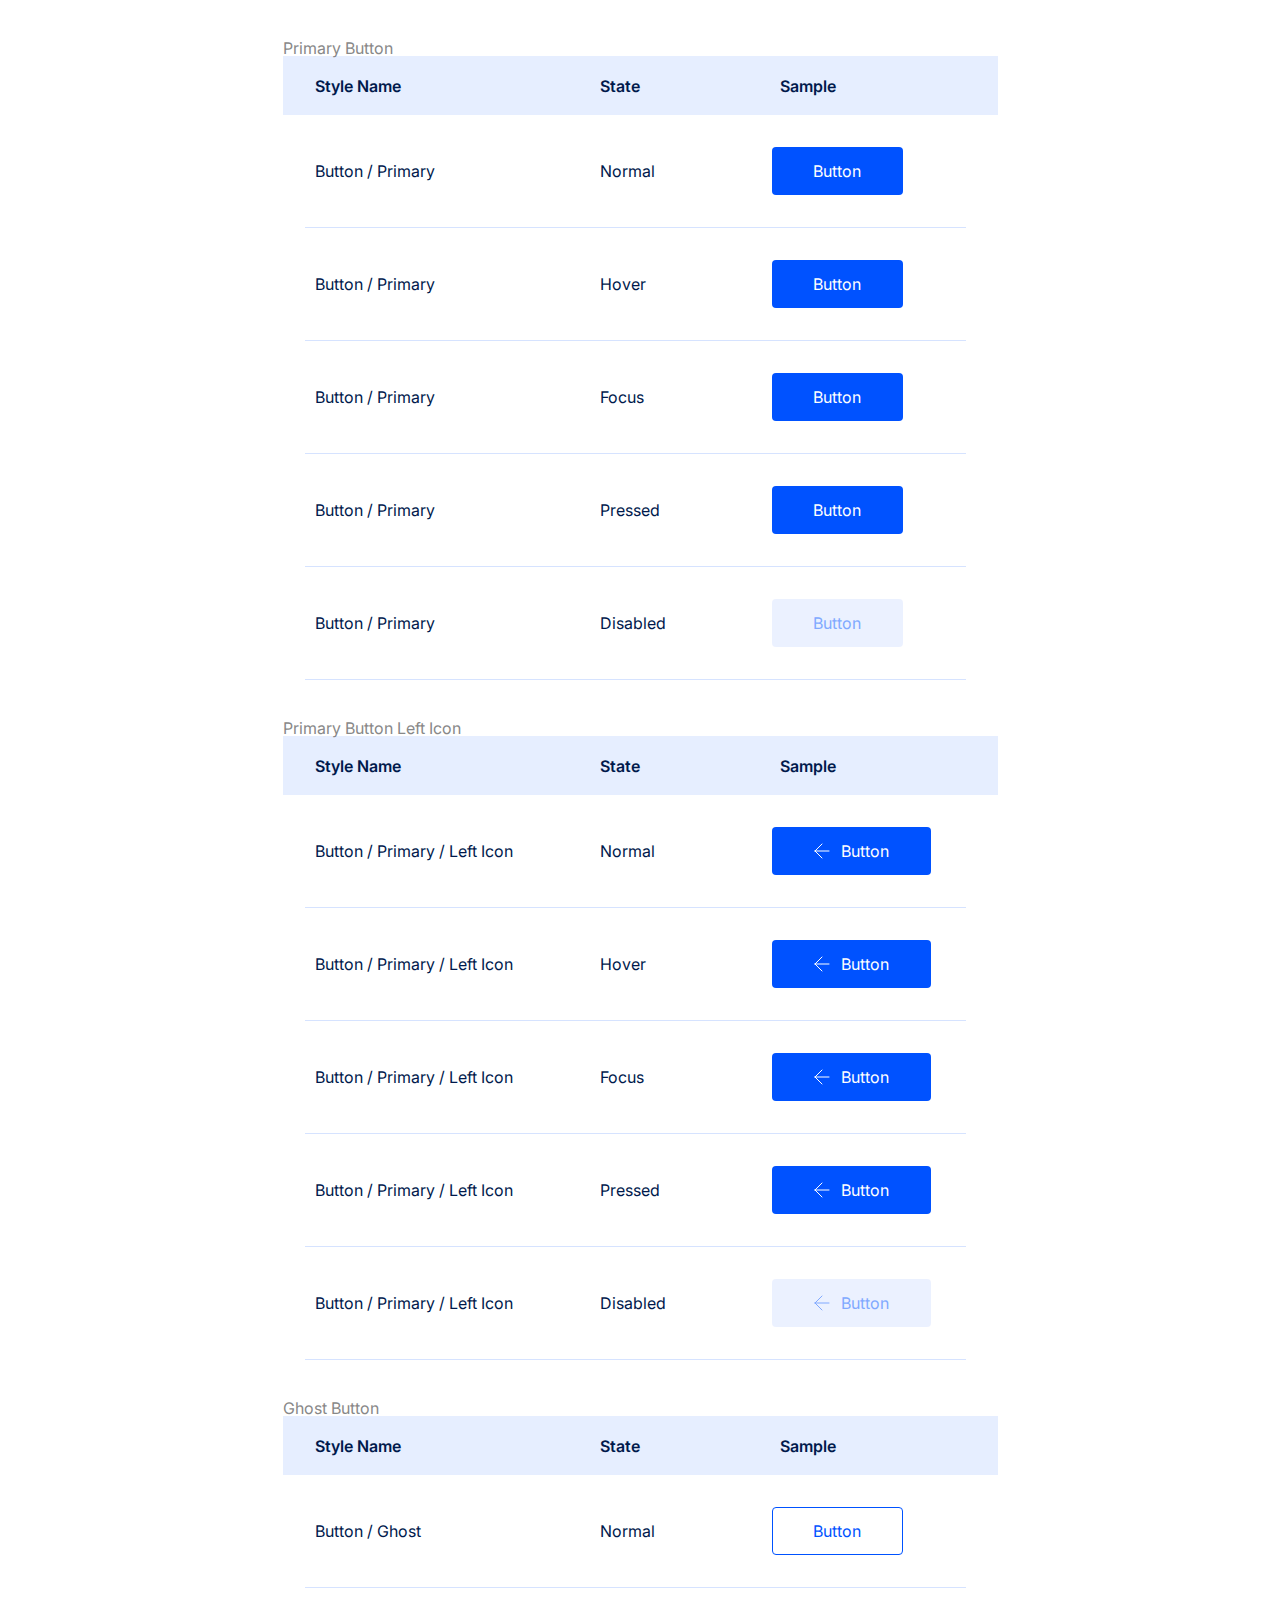
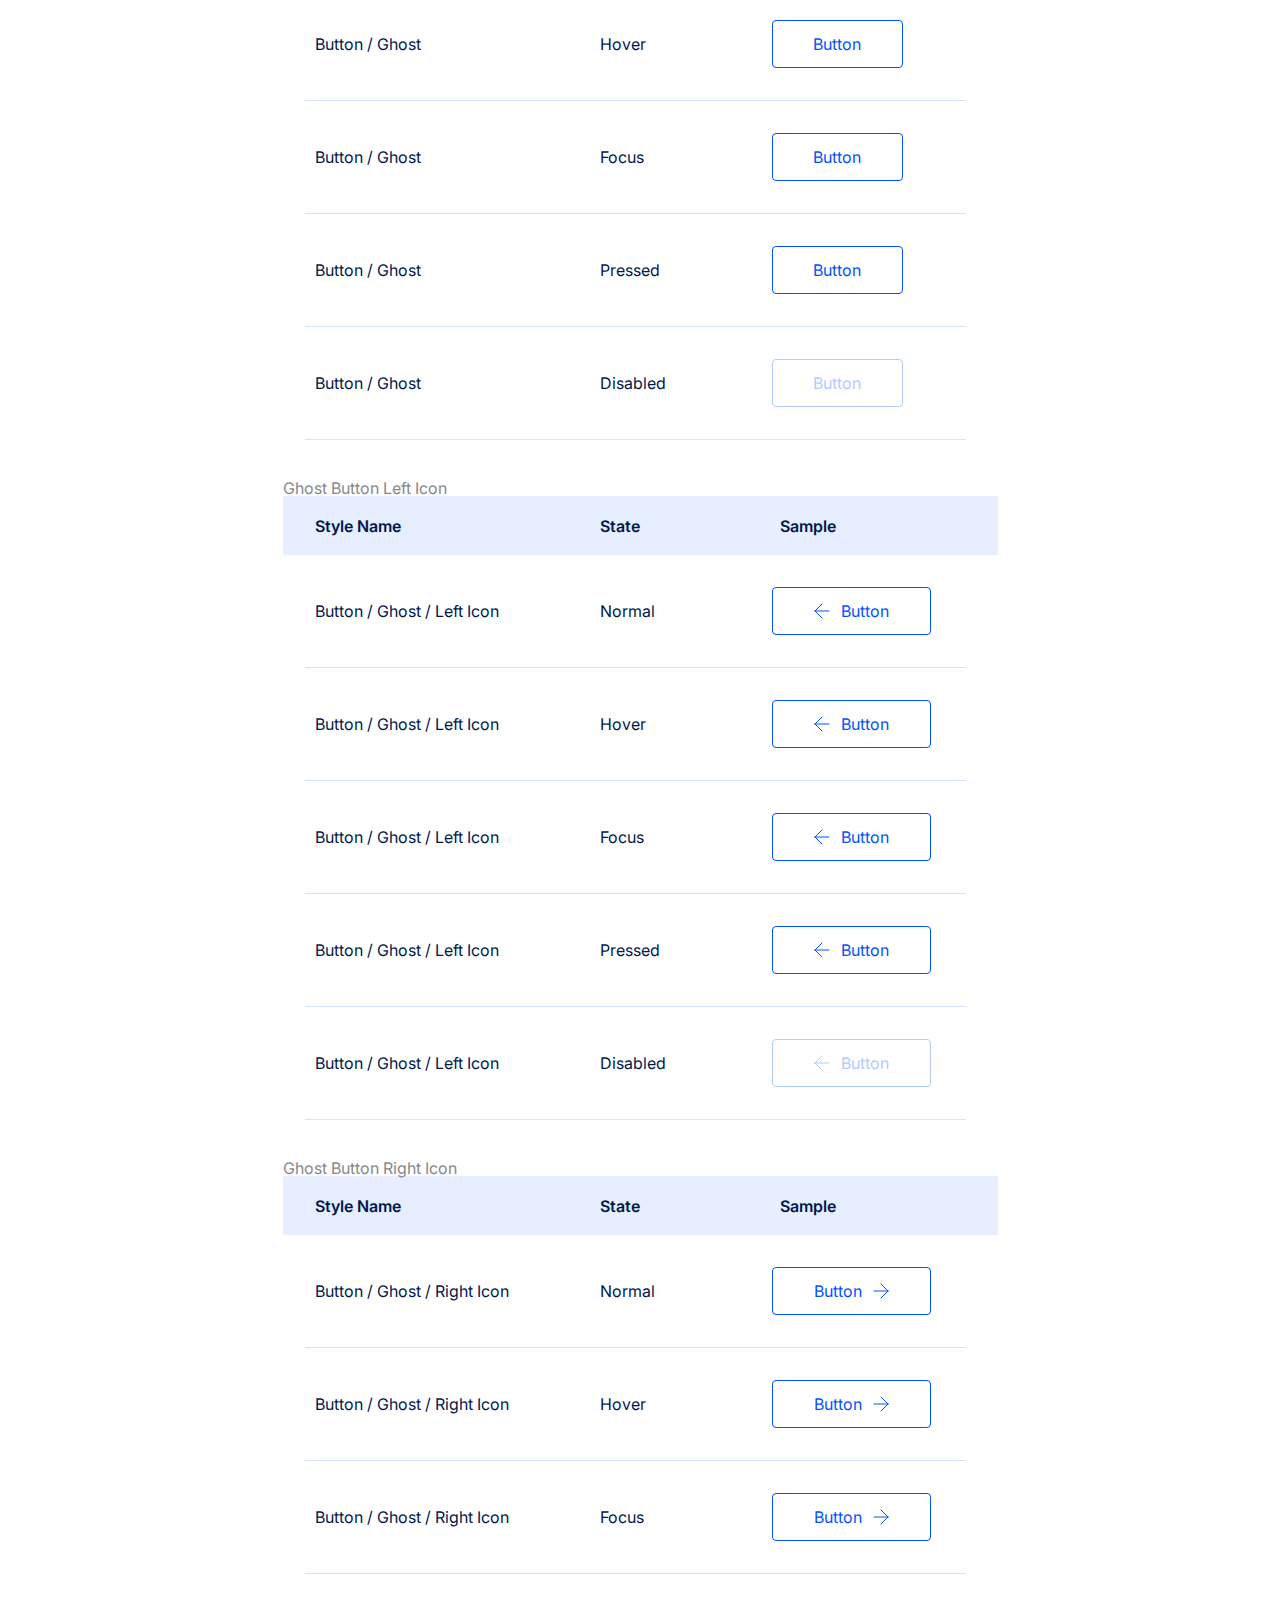
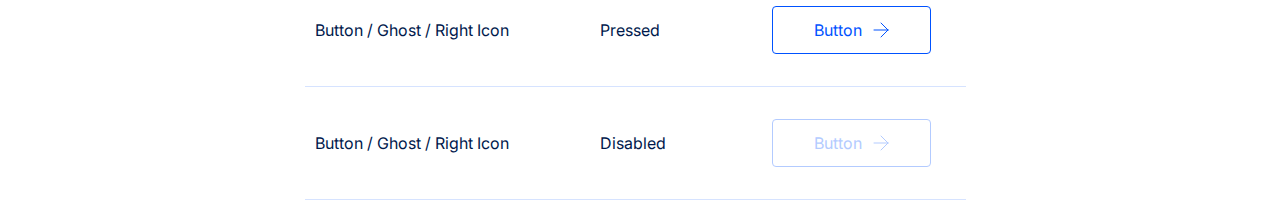
<file: buttons.html>
<!DOCTYPE html>
<html>
<head>
	<title>Buttons</title>
	<meta charset="utf-8">
	<link rel="stylesheet" type="text/css" href="css/style.css">
</head>
<body>
	<div class="buttons-wrapper">
		<div class="buttons">
			<p class="buttons__caption caption">Primary Button</p>
			<div class="buttons__header header">
				<p>Style Name</p>
				<p>State</p>
				<p>Sample</p>
			</div>
			<div class="buttons__content">
				<p class="buttons__style">Button / Primary</p>
				<p class="buttons__state">Normal</p>
				<button class="buttons__button btn buttons__button_primary">Button</button>
			</div>
			<div class="buttons__content">
				<p class="buttons__style">Button / Primary</p>
				<p class="buttons__state">Hover</p>
				<button class="buttons__button btn buttons__button_primary buttons__button_primary_hover">Button</button>
			</div>
			<div class="buttons__content">
				<p class="buttons__style">Button / Primary</p>
				<p class="buttons__state">Focus</p>
				<button class="buttons__button btn buttons__button_primary buttons__button_primary_focus">Button</button>
			</div>
			<div class="buttons__content">
				<p class="buttons__style">Button / Primary</p>
				<p class="buttons__state">Pressed</p>
				<button class="buttons__button btn buttons__button_primary buttons__button_primary_pressed">Button</button>
			</div>
			<div class="buttons__content">
				<p class="buttons__style">Button / Primary</p>
				<p class="buttons__state">Disabled</p>
				<button class="buttons__button btn buttons__button_primary buttons__button_primary_disabled" disabled>Button</button>
			</div>
		</div>

		<div class="buttons">
			<p class="buttons__caption caption">Primary Button Left Icon</p>
			<div class="buttons__header header">
				<p>Style Name</p>
				<p>State</p>
				<p>Sample</p>
			</div>
			<div class="buttons__content">
				<p class="buttons__style">Button / Primary / Left Icon</p>
				<p class="buttons__state">Normal</p>
				<button class="buttons__button btn buttons__button_primary btn_left-icon">
					<svg width="16" height="16" viewBox="0 0 16 16" fill="none" xmlns="http://www.w3.org/2000/svg">
						<path d="M15 8H1M1 8L8 15M1 8L8 1" stroke="currentColor" stroke-linecap="round" stroke-linejoin="round"/>
					</svg>
					Button
				</button>
			</div>
			<div class="buttons__content">
				<p class="buttons__style">Button / Primary / Left Icon</p>
				<p class="buttons__state">Hover</p>
				<button class="buttons__button btn buttons__button_primary buttons__button_primary_hover btn_left-icon">
					<svg width="16" height="16" viewBox="0 0 16 16" fill="none" xmlns="http://www.w3.org/2000/svg">
						<path d="M15 8H1M1 8L8 15M1 8L8 1" stroke="currentColor" stroke-linecap="round" stroke-linejoin="round"/>
					</svg>
					Button
				</button>
			</div>
			<div class="buttons__content">
				<p class="buttons__style">Button / Primary / Left Icon</p>
				<p class="buttons__state">Focus</p>
				<button class="buttons__button btn buttons__button_primary buttons__button_primary_focus btn_left-icon">
					<svg width="16" height="16" viewBox="0 0 16 16" fill="none" xmlns="http://www.w3.org/2000/svg">
						<path d="M15 8H1M1 8L8 15M1 8L8 1" stroke="currentColor" stroke-linecap="round" stroke-linejoin="round"/>
					</svg>
					Button
				</button>
			</div>
			<div class="buttons__content">
				<p class="buttons__style">Button / Primary / Left Icon</p>
				<p class="buttons__state">Pressed</p>
				<button class="buttons__button btn buttons__button_primary buttons__button_primary_pressed btn_left-icon">
					<svg width="16" height="16" viewBox="0 0 16 16" fill="none" xmlns="http://www.w3.org/2000/svg">
						<path d="M15 8H1M1 8L8 15M1 8L8 1" stroke="currentColor" stroke-linecap="round" stroke-linejoin="round"/>
					</svg>
					Button
				</button>
			</div>
			<div class="buttons__content">
				<p class="buttons__style">Button / Primary / Left Icon</p>
				<p class="buttons__state">Disabled</p>
				<button class="buttons__button btn buttons__button_primary buttons__button_primary_disabled btn_left-icon" disabled>
					<svg width="16" height="16" viewBox="0 0 16 16" fill="none" xmlns="http://www.w3.org/2000/svg">
						<path d="M15 8H1M1 8L8 15M1 8L8 1" stroke="currentColor" stroke-linecap="round" stroke-linejoin="round"/>
					</svg>
					Button
				</button>
			</div>
		</div>

		<div class="buttons">
			<p class="buttons__caption caption">Ghost Button</p>
			<div class="buttons__header header">
				<p>Style Name</p>
				<p>State</p>
				<p>Sample</p>
			</div>
			<div class="buttons__content">
				<p class="buttons__style">Button / Ghost</p>
				<p class="buttons__state">Normal</p>
				<button class="buttons__button btn buttons__button_ghost">Button</button>
			</div>
			<div class="buttons__content">
				<p class="buttons__style">Button / Ghost</p>
				<p class="buttons__state">Hover</p>
				<button class="buttons__button btn buttons__button_ghost buttons__button_ghost_hover">Button</button>
			</div>
			<div class="buttons__content">
				<p class="buttons__style">Button / Ghost</p>
				<p class="buttons__state">Focus</p>
				<button class="buttons__button btn buttons__button_ghost buttons__button_ghost_focus">Button</button>
			</div>
			<div class="buttons__content">
				<p class="buttons__style">Button / Ghost</p>
				<p class="buttons__state">Pressed</p>
				<button class="buttons__button btn buttons__button_ghost buttons__button_ghost_pressed">Button</button>
			</div>
			<div class="buttons__content">
				<p class="buttons__style">Button / Ghost</p>
				<p class="buttons__state">Disabled</p>
				<button class="buttons__button btn buttons__button_ghost buttons__button_ghost_disabled" disabled>Button</button>
			</div>
		</div>

		<div class="buttons">
			<p class="buttons__caption caption">Ghost Button Left Icon</p>
			<div class="buttons__header header">
				<p>Style Name</p>
				<p>State</p>
				<p>Sample</p>
			</div>
			<div class="buttons__content">
				<p class="buttons__style">Button / Ghost / Left Icon</p>
				<p class="buttons__state">Normal</p>
				<button class="buttons__button btn buttons__button_ghost btn_left-icon">
					<svg width="16" height="16" viewBox="0 0 16 16" fill="none" xmlns="http://www.w3.org/2000/svg">
						<path d="M15 8H1M1 8L8 15M1 8L8 1" stroke="currentColor" stroke-linecap="round" stroke-linejoin="round"/>
					</svg>
					Button
				</button>
			</div>
			<div class="buttons__content">
				<p class="buttons__style">Button / Ghost / Left Icon</p>
				<p class="buttons__state">Hover</p>
				<button class="buttons__button btn buttons__button_ghost buttons__button_ghost_hover btn_left-icon">
					<svg width="16" height="16" viewBox="0 0 16 16" fill="none" xmlns="http://www.w3.org/2000/svg">
						<path d="M15 8H1M1 8L8 15M1 8L8 1" stroke="currentColor" stroke-linecap="round" stroke-linejoin="round"/>
					</svg>
					Button
				</button>
			</div>
			<div class="buttons__content">
				<p class="buttons__style">Button / Ghost / Left Icon</p>
				<p class="buttons__state">Focus</p>
				<button class="buttons__button btn buttons__button_ghost buttons__button_ghost_focus btn_left-icon">
					<svg width="16" height="16" viewBox="0 0 16 16" fill="none" xmlns="http://www.w3.org/2000/svg">
						<path d="M15 8H1M1 8L8 15M1 8L8 1" stroke="currentColor" stroke-linecap="round" stroke-linejoin="round"/>
					</svg>
					Button
				</button>
			</div>
			<div class="buttons__content">
				<p class="buttons__style">Button / Ghost / Left Icon</p>
				<p class="buttons__state">Pressed</p>
				<button class="buttons__button btn buttons__button_ghost buttons__button_ghost_pressed btn_left-icon">
					<svg width="16" height="16" viewBox="0 0 16 16" fill="none" xmlns="http://www.w3.org/2000/svg">
						<path d="M15 8H1M1 8L8 15M1 8L8 1" stroke="currentColor" stroke-linecap="round" stroke-linejoin="round"/>
					</svg>
					Button
				</button>
			</div>
			<div class="buttons__content">
				<p class="buttons__style">Button / Ghost / Left Icon</p>
				<p class="buttons__state">Disabled</p>
				<button class="buttons__button btn buttons__button_ghost buttons__button_ghost_disabled btn_left-icon" disabled>
					<svg width="16" height="16" viewBox="0 0 16 16" fill="none" xmlns="http://www.w3.org/2000/svg">
						<path d="M15 8H1M1 8L8 15M1 8L8 1" stroke="currentColor" stroke-linecap="round" stroke-linejoin="round"/>
					</svg>
					Button
				</button>
			</div>
		</div>

		<div class="buttons">
			<p class="buttons__caption caption">Ghost Button Right Icon</p>
			<div class="buttons__header header">
				<p>Style Name</p>
				<p>State</p>
				<p>Sample</p>
			</div>
			<div class="buttons__content">
				<p class="buttons__style">Button / Ghost / Right Icon</p>
				<p class="buttons__state">Normal</p>
				<button class="buttons__button btn buttons__button_ghost btn_right-icon">
					Button
					<svg width="16" height="16" viewBox="0 0 16 16" fill="none" xmlns="http://www.w3.org/2000/svg">
						<path d="M1 8H15M15 8L8 1M15 8L8 15" stroke="currentColor" stroke-linecap="round" stroke-linejoin="round"/>
					</svg>
				</button>
			</div>
			<div class="buttons__content">
				<p class="buttons__style">Button / Ghost / Right Icon</p>
				<p class="buttons__state">Hover</p>
				<button class="buttons__button btn buttons__button_ghost buttons__button_ghost_hover btn_right-icon">
					Button
					<svg width="16" height="16" viewBox="0 0 16 16" fill="none" xmlns="http://www.w3.org/2000/svg">
						<path d="M1 8H15M15 8L8 1M15 8L8 15" stroke="currentColor" stroke-linecap="round" stroke-linejoin="round"/>
					</svg>
				</button>
			</div>
			<div class="buttons__content">
				<p class="buttons__style">Button / Ghost / Right Icon</p>
				<p class="buttons__state">Focus</p>
				<button class="buttons__button btn buttons__button_ghost buttons__button_ghost_focus btn_right-icon">
					Button
					<svg width="16" height="16" viewBox="0 0 16 16" fill="none" xmlns="http://www.w3.org/2000/svg">
						<path d="M1 8H15M15 8L8 1M15 8L8 15" stroke="currentColor" stroke-linecap="round" stroke-linejoin="round"/>
					</svg>
				</button>
			</div>
			<div class="buttons__content">
				<p class="buttons__style">Button / Ghost / Right Icon</p>
				<p class="buttons__state">Pressed</p>
				<button class="buttons__button btn buttons__button_ghost buttons__button_ghost_pressed btn_right-icon">
					Button
					<svg width="16" height="16" viewBox="0 0 16 16" fill="none" xmlns="http://www.w3.org/2000/svg">
						<path d="M1 8H15M15 8L8 1M15 8L8 15" stroke="currentColor" stroke-linecap="round" stroke-linejoin="round"/>
					</svg>
				</button>
			</div>
			<div class="buttons__content">
				<p class="buttons__style">Button / Ghost / Right Icon</p>
				<p class="buttons__state">Disabled</p>
				<button class="buttons__button btn buttons__button_ghost buttons__button_ghost_disabled btn_right-icon" disabled>
					Button
					<svg width="16" height="16" viewBox="0 0 16 16" fill="none" xmlns="http://www.w3.org/2000/svg">
						<path d="M1 8H15M15 8L8 1M15 8L8 15" stroke="currentColor" stroke-linecap="round" stroke-linejoin="round"/>
					</svg>
				</button>
			</div>
		</div>
	</div>
</body>
</html>
</file>
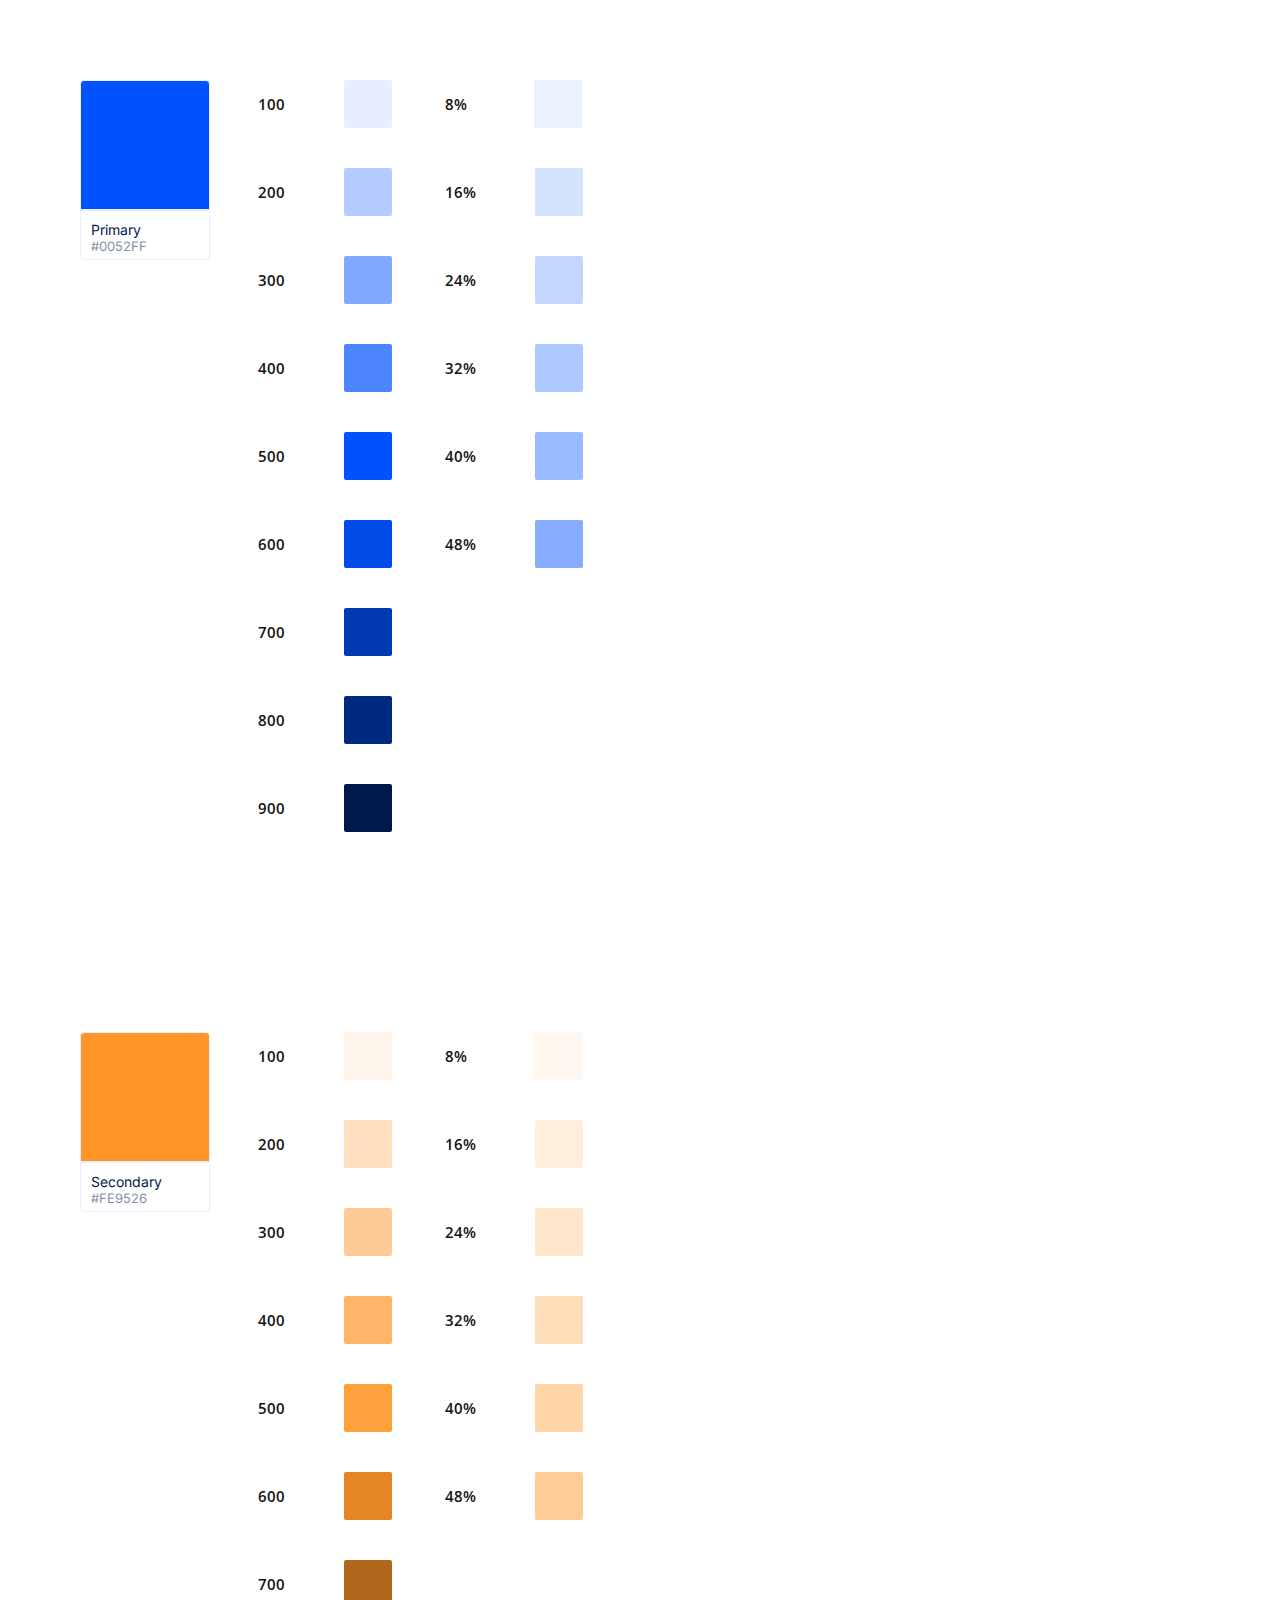
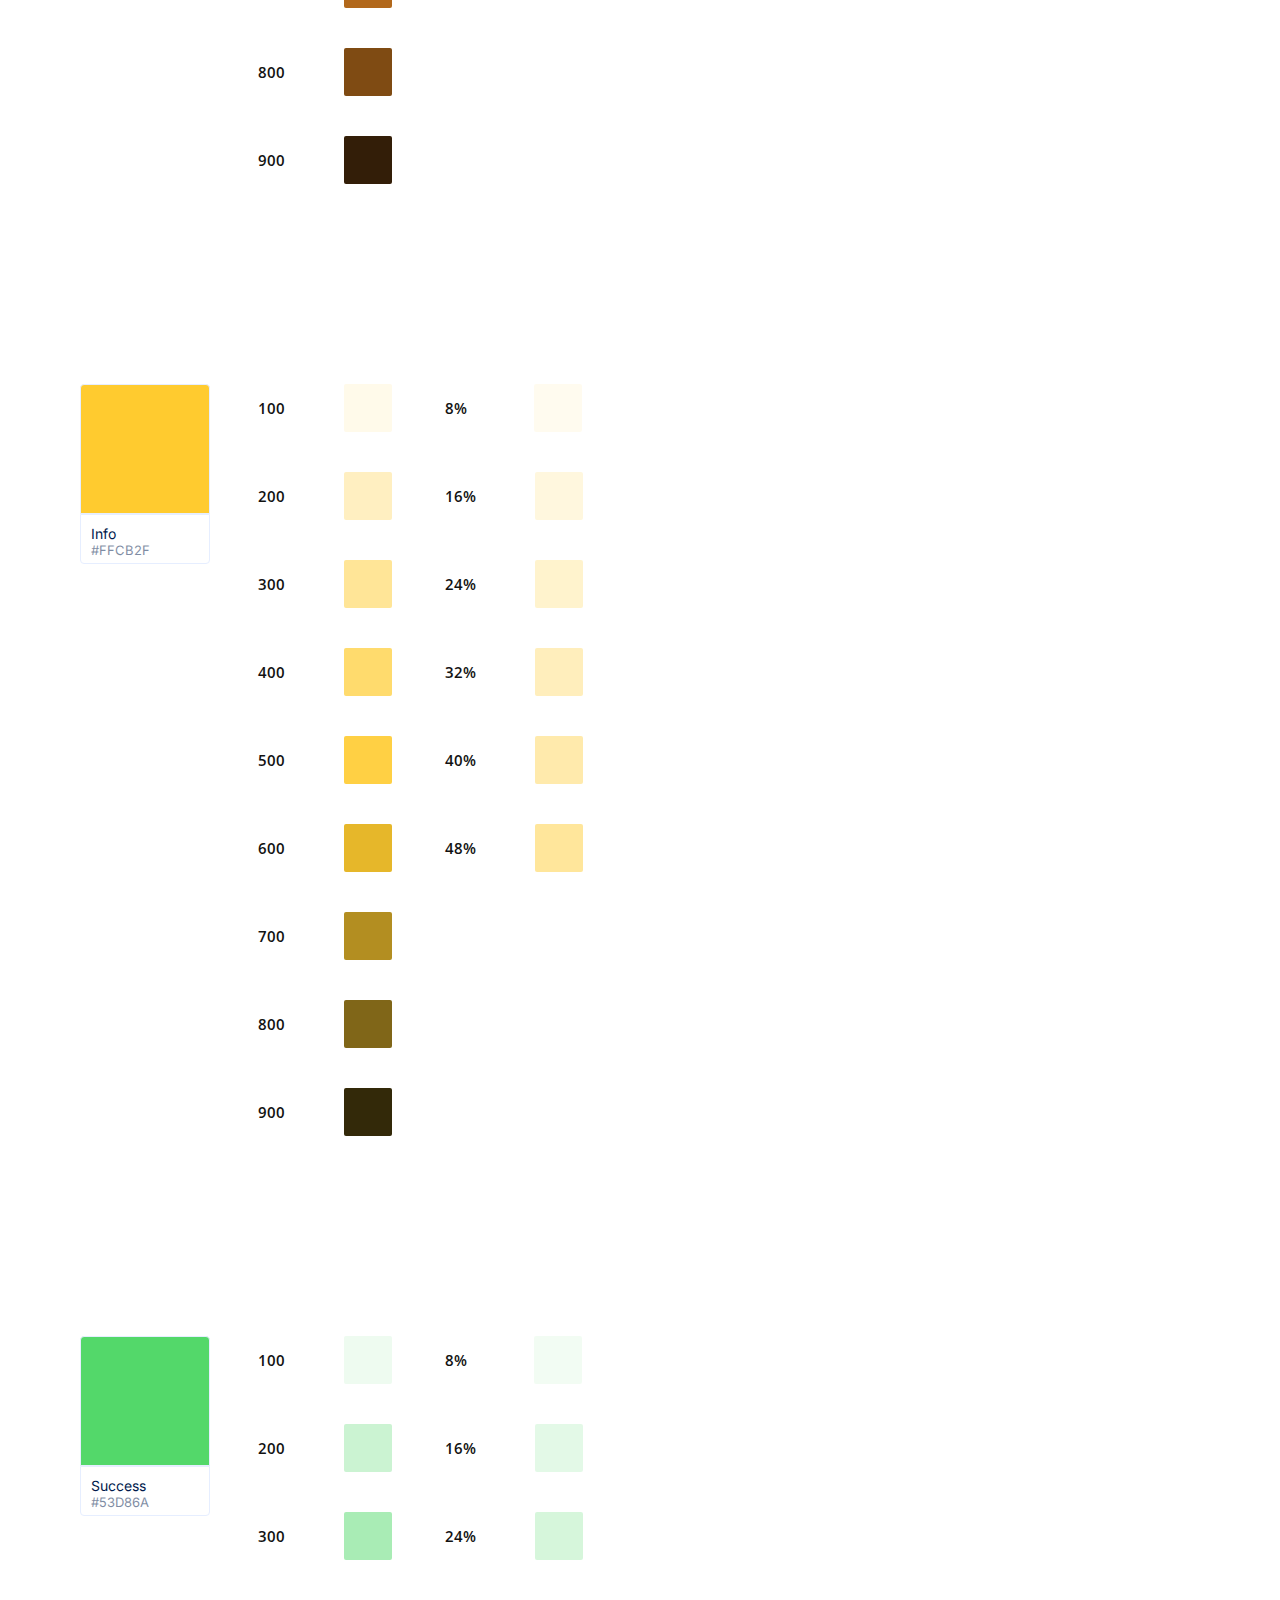
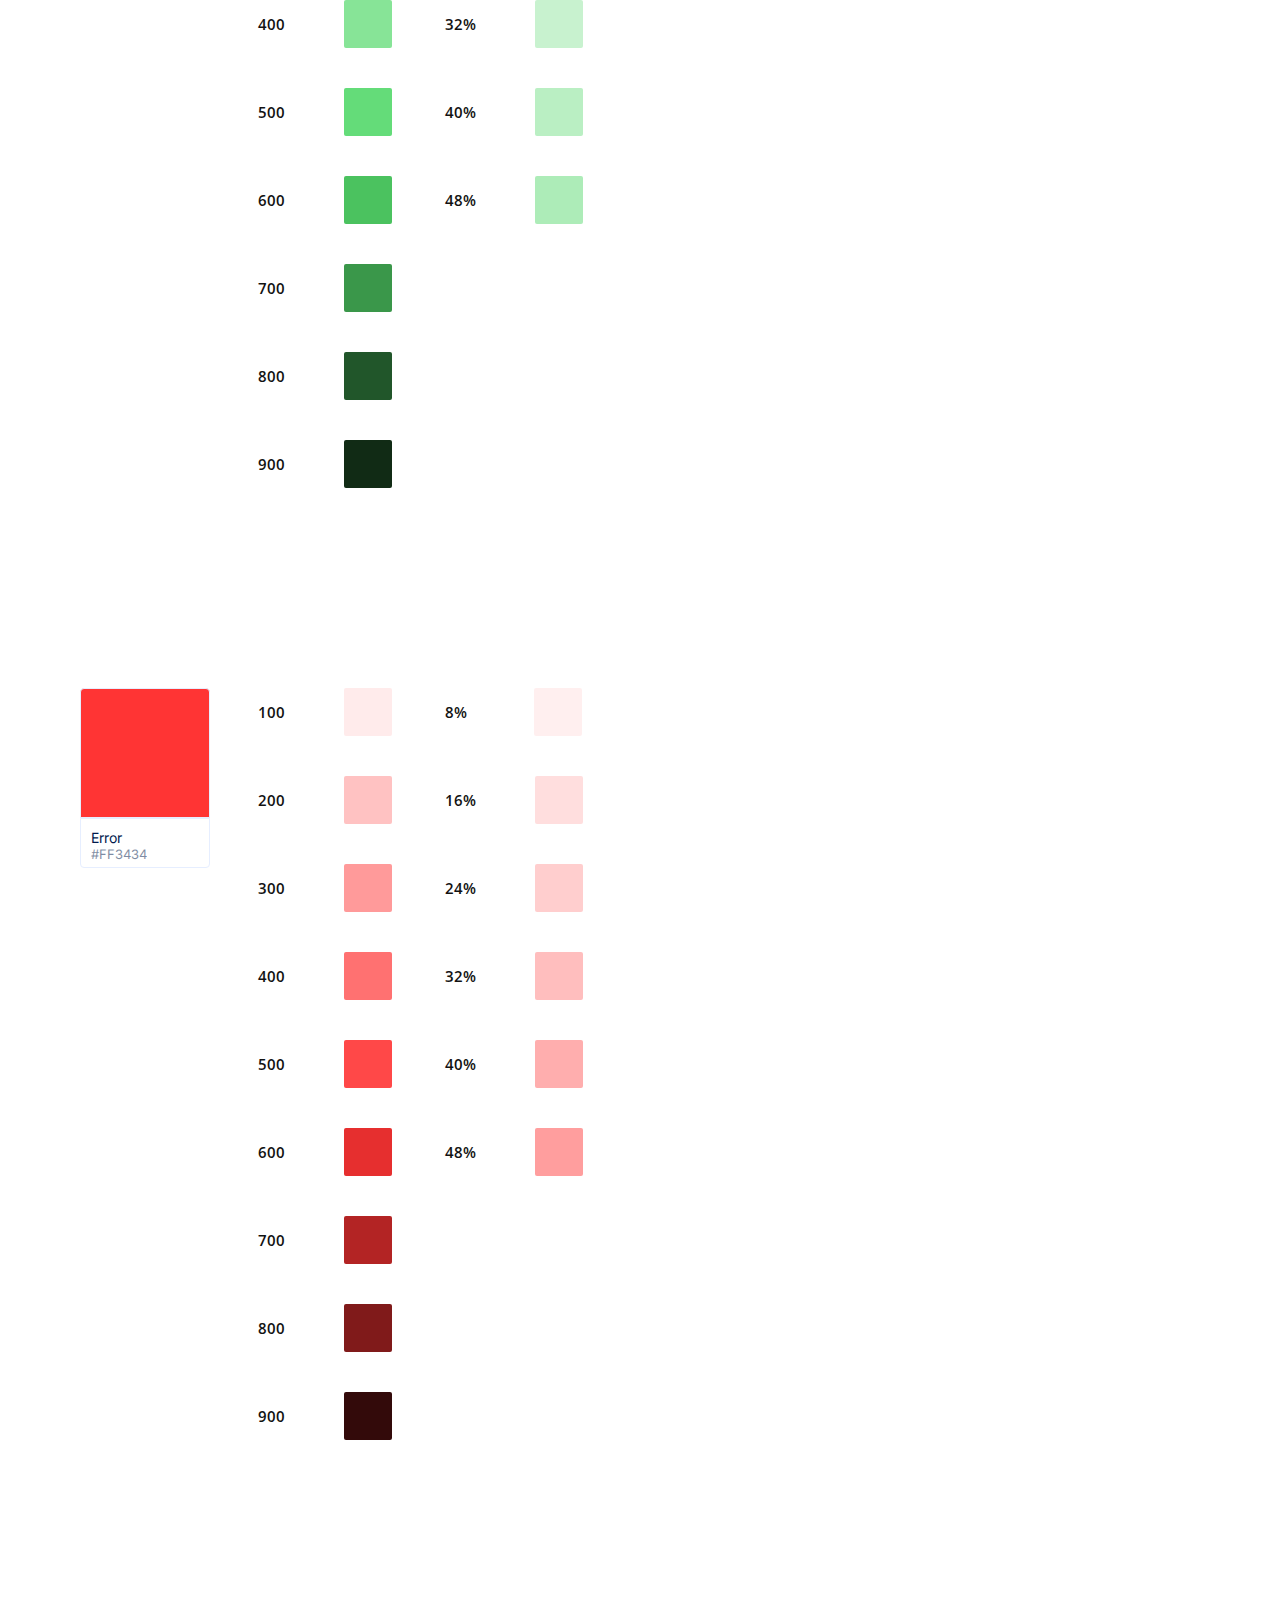
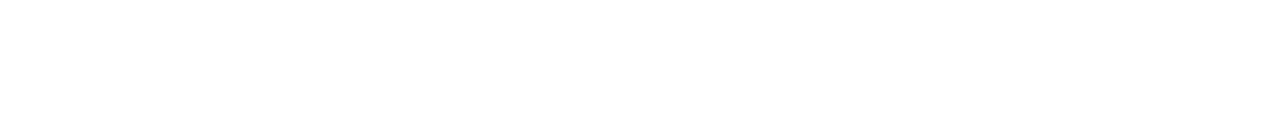
<file: colors.html>
<!DOCTYPE html>
<html>
<head>
	<title>Colors</title>
	<meta charset="utf-8">
	<link rel="stylesheet" type="text/css" href="css/style.css">
</head>
<body>
	<div class="colors-wrapper">
		<div class="colors">
			<div class="colors__block">
				<div class="colors__frist-column">
					<div class="colors__color"></div>
					<div class="colors__content">
						<div class="colors__title color-title">Primary</div>
						<div class="colors__hex color-hex">#0052FF</div>
					</div>
				</div>
				<div class="colors__second-column">
					<div class="colors__color-value color-caption">100
						<div class="block-color"></div>
					</div>
					<div class="colors__color-value color-caption">200
						<div class="block-color"></div>
					</div>
					<div class="colors__color-value color-caption">300
						<div class="block-color"></div>
					</div>
					<div class="colors__color-value color-caption">400
						<div class="block-color"></div>
					</div>
					<div class="colors__color-value color-caption">500
						<div class="block-color"></div>
					</div>
					<div class="colors__color-value color-caption">600
						<div class="block-color"></div>
					</div>
					<div class="colors__color-value color-caption">700
						<div class="block-color"></div>
					</div>
					<div class="colors__color-value color-caption">800
						<div class="block-color"></div>
					</div>
					<div class="colors__color-value color-caption">900
						<div class="block-color"></div>
					</div>
				</div>
				<div class="colors__third-column">
					<div class="colors__color-opacity color-caption">8%
						<div class="block-color"></div>
					</div>
					<div class="colors__color-opacity color-caption">16%
						<div class="block-color"></div>
					</div>
					<div class="colors__color-opacity color-caption">24%
						<div class="block-color"></div>
					</div>
					<div class="colors__color-opacity color-caption">32%
						<div class="block-color"></div>
					</div>
					<div class="colors__color-opacity color-caption">40%
						<div class="block-color"></div>
					</div>
					<div class="colors__color-opacity color-caption">48%
						<div class="block-color"></div>
					</div>
				</div>
			</div>

			<div class="colors__block">
				<div class="colors__frist-column">
					<div class="colors__color"></div>
					<div class="colors__content">
						<div class="colors__title color-title">Secondary</div>
						<div class="colors__hex color-hex">#FE9526</div>
					</div>
				</div>
				<div class="colors__second-column">
					<div class="colors__color-value color-caption">100
						<div class="block-color"></div>
					</div>
					<div class="colors__color-value color-caption">200
						<div class="block-color"></div>
					</div>
					<div class="colors__color-value color-caption">300
						<div class="block-color"></div>
					</div>
					<div class="colors__color-value color-caption">400
						<div class="block-color"></div>
					</div>
					<div class="colors__color-value color-caption">500
						<div class="block-color"></div>
					</div>
					<div class="colors__color-value color-caption">600
						<div class="block-color"></div>
					</div>
					<div class="colors__color-value color-caption">700
						<div class="block-color"></div>
					</div>
					<div class="colors__color-value color-caption">800
						<div class="block-color"></div>
					</div>
					<div class="colors__color-value color-caption">900
						<div class="block-color"></div>
					</div>
				</div>
				<div class="colors__third-column">
					<div class="colors__color-opacity color-caption">8%
						<div class="block-color"></div>
					</div>
					<div class="colors__color-opacity color-caption">16%
						<div class="block-color"></div>
					</div>
					<div class="colors__color-opacity color-caption">24%
						<div class="block-color"></div>
					</div>
					<div class="colors__color-opacity color-caption">32%
						<div class="block-color"></div>
					</div>
					<div class="colors__color-opacity color-caption">40%
						<div class="block-color"></div>
					</div>
					<div class="colors__color-opacity color-caption">48%
						<div class="block-color"></div>
					</div>
				</div>
			</div>
			
			<div class="colors__block">
				<div class="colors__frist-column">
					<div class="colors__color"></div>
					<div class="colors__content">
						<div class="colors__title color-title">Info</div>
						<div class="colors__hex color-hex">#FFCB2F</div>
					</div>
				</div>
				<div class="colors__second-column">
					<div class="colors__color-value color-caption">100
						<div class="block-color"></div>
					</div>
					<div class="colors__color-value color-caption">200
						<div class="block-color"></div>
					</div>
					<div class="colors__color-value color-caption">300
						<div class="block-color"></div>
					</div>
					<div class="colors__color-value color-caption">400
						<div class="block-color"></div>
					</div>
					<div class="colors__color-value color-caption">500
						<div class="block-color"></div>
					</div>
					<div class="colors__color-value color-caption">600
						<div class="block-color"></div>
					</div>
					<div class="colors__color-value color-caption">700
						<div class="block-color"></div>
					</div>
					<div class="colors__color-value color-caption">800
						<div class="block-color"></div>
					</div>
					<div class="colors__color-value color-caption">900
						<div class="block-color"></div>
					</div>
				</div>
				<div class="colors__third-column">
					<div class="colors__color-opacity color-caption">8%
						<div class="block-color"></div>
					</div>
					<div class="colors__color-opacity color-caption">16%
						<div class="block-color"></div>
					</div>
					<div class="colors__color-opacity color-caption">24%
						<div class="block-color"></div>
					</div>
					<div class="colors__color-opacity color-caption">32%
						<div class="block-color"></div>
					</div>
					<div class="colors__color-opacity color-caption">40%
						<div class="block-color"></div>
					</div>
					<div class="colors__color-opacity color-caption">48%
						<div class="block-color"></div>
					</div>
				</div>
			</div>

			<div class="colors__block">
				<div class="colors__frist-column">
					<div class="colors__color"></div>
					<div class="colors__content">
						<div class="colors__title color-title">Success</div>
						<div class="colors__hex color-hex">#53D86A</div>
					</div>
				</div>
				<div class="colors__second-column">
					<div class="colors__color-value color-caption">100
						<div class="block-color"></div>
					</div>
					<div class="colors__color-value color-caption">200
						<div class="block-color"></div>
					</div>
					<div class="colors__color-value color-caption">300
						<div class="block-color"></div>
					</div>
					<div class="colors__color-value color-caption">400
						<div class="block-color"></div>
					</div>
					<div class="colors__color-value color-caption">500
						<div class="block-color"></div>
					</div>
					<div class="colors__color-value color-caption">600
						<div class="block-color"></div>
					</div>
					<div class="colors__color-value color-caption">700
						<div class="block-color"></div>
					</div>
					<div class="colors__color-value color-caption">800
						<div class="block-color"></div>
					</div>
					<div class="colors__color-value color-caption">900
						<div class="block-color"></div>
					</div>
				</div>
				<div class="colors__third-column">
					<div class="colors__color-opacity color-caption">8%
						<div class="block-color"></div>
					</div>
					<div class="colors__color-opacity color-caption">16%
						<div class="block-color"></div>
					</div>
					<div class="colors__color-opacity color-caption">24%
						<div class="block-color"></div>
					</div>
					<div class="colors__color-opacity color-caption">32%
						<div class="block-color"></div>
					</div>
					<div class="colors__color-opacity color-caption">40%
						<div class="block-color"></div>
					</div>
					<div class="colors__color-opacity color-caption">48%
						<div class="block-color"></div>
					</div>
				</div>
			</div>

			<div class="colors__block">
				<div class="colors__frist-column">
					<div class="colors__color"></div>
					<div class="colors__content">
						<div class="colors__title color-title">Error</div>
						<div class="colors__hex color-hex">#FF3434</div>
					</div>
				</div>
				<div class="colors__second-column">
					<div class="colors__color-value color-caption">100
						<div class="block-color"></div>
					</div>
					<div class="colors__color-value color-caption">200
						<div class="block-color"></div>
					</div>
					<div class="colors__color-value color-caption">300
						<div class="block-color"></div>
					</div>
					<div class="colors__color-value color-caption">400
						<div class="block-color"></div>
					</div>
					<div class="colors__color-value color-caption">500
						<div class="block-color"></div>
					</div>
					<div class="colors__color-value color-caption">600
						<div class="block-color"></div>
					</div>
					<div class="colors__color-value color-caption">700
						<div class="block-color"></div>
					</div>
					<div class="colors__color-value color-caption">800
						<div class="block-color"></div>
					</div>
					<div class="colors__color-value color-caption">900
						<div class="block-color"></div>
					</div>
				</div>
				<div class="colors__third-column">
					<div class="colors__color-opacity color-caption">8%
						<div class="block-color"></div>
					</div>
					<div class="colors__color-opacity color-caption">16%
						<div class="block-color"></div>
					</div>
					<div class="colors__color-opacity color-caption">24%
						<div class="block-color"></div>
					</div>
					<div class="colors__color-opacity color-caption">32%
						<div class="block-color"></div>
					</div>
					<div class="colors__color-opacity color-caption">40%
						<div class="block-color"></div>
					</div>
					<div class="colors__color-opacity color-caption">48%
						<div class="block-color"></div>
					</div>
				</div>
			</div>
		</div>
	</div>
</body>
</html>
</file>
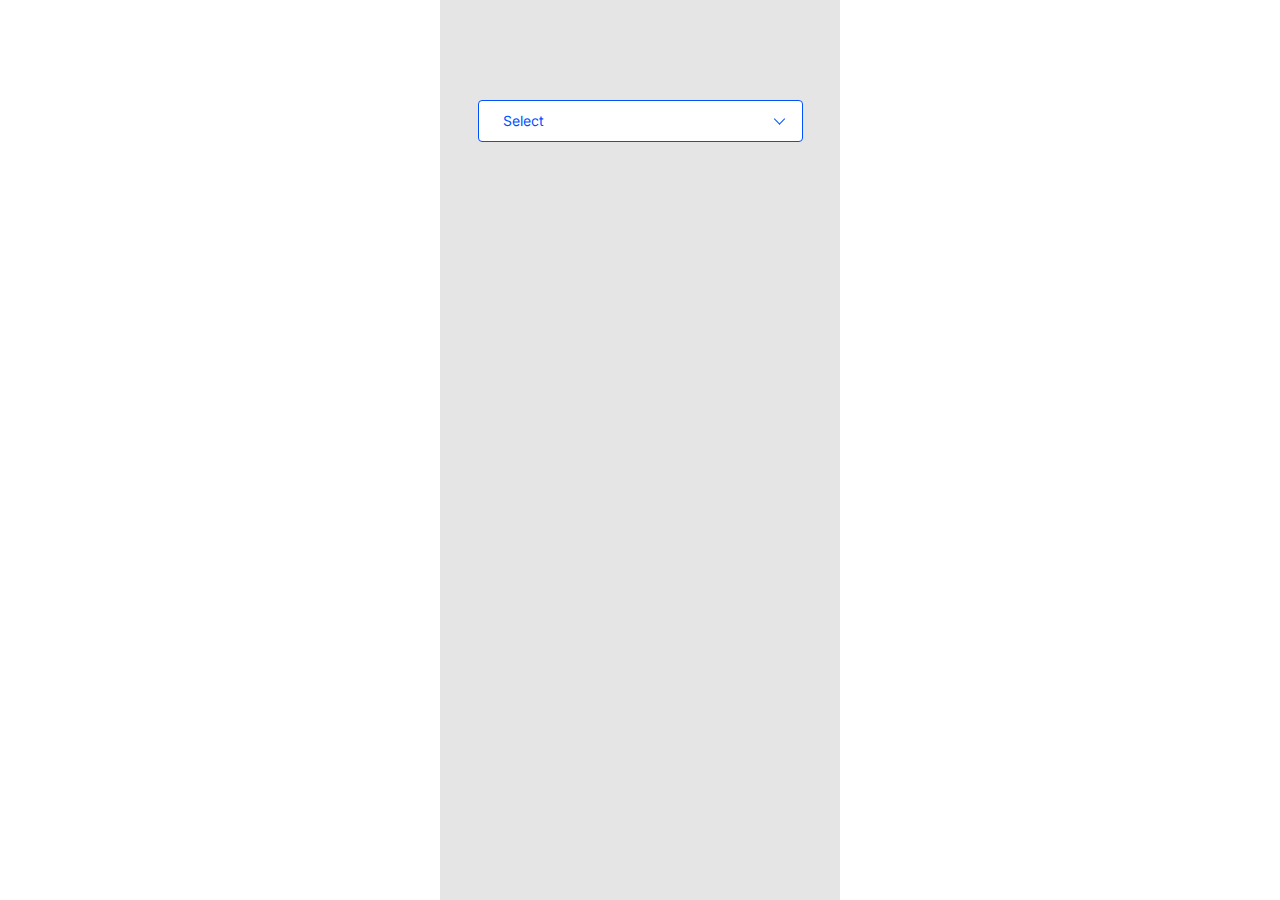
<file: dropdown.html>
<!DOCTYPE html>
<html>
	<head>
		<title>Dropdown</title>
		<meta charset="utf-8">
		<link rel="stylesheet" type="text/css" href="css/style.css">
		<script type="text/javascript" src="js/script.js"></script>
	</head>
	<body>
		<div class="dropdown-wrapper">
			<div class="dropdowns">
				<select class="original-select" name="originalSelect" id="" multiple>
					<option value="First">First</option>
					<option value="Second">Second</option>
					<option value="Third">Third</option>
				</select>
				<div class="dropdowns__select select">
					<div class="select__header">
						<div class="select__current">Select</div>
						<div class="select__arrow"></div>
					</div>
					<ul class="select__body">
						<li class="select__item">First</li>
						<li class="select__item">Second</li>
						<li class="select__item">Third</li>
					</ul>
				</div>
			</div>
		</div>
	</body>
</html>
</file>
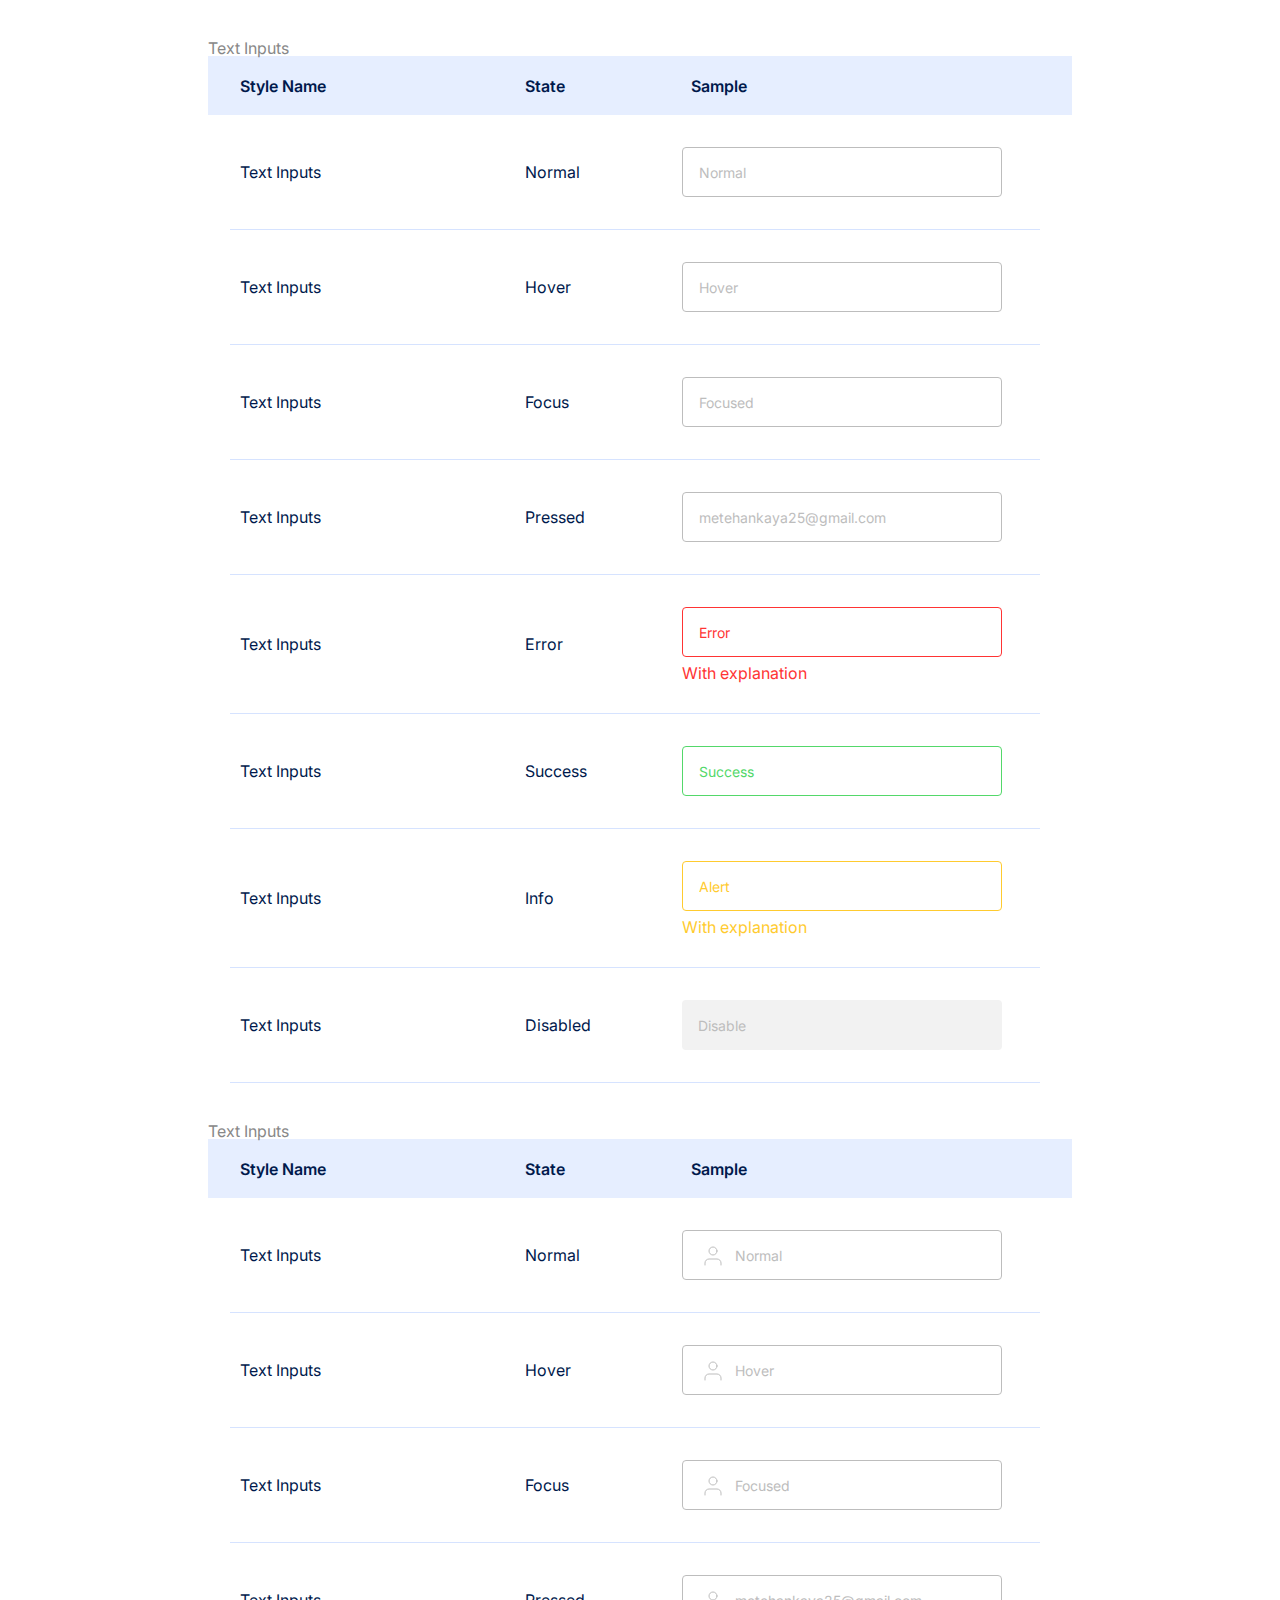
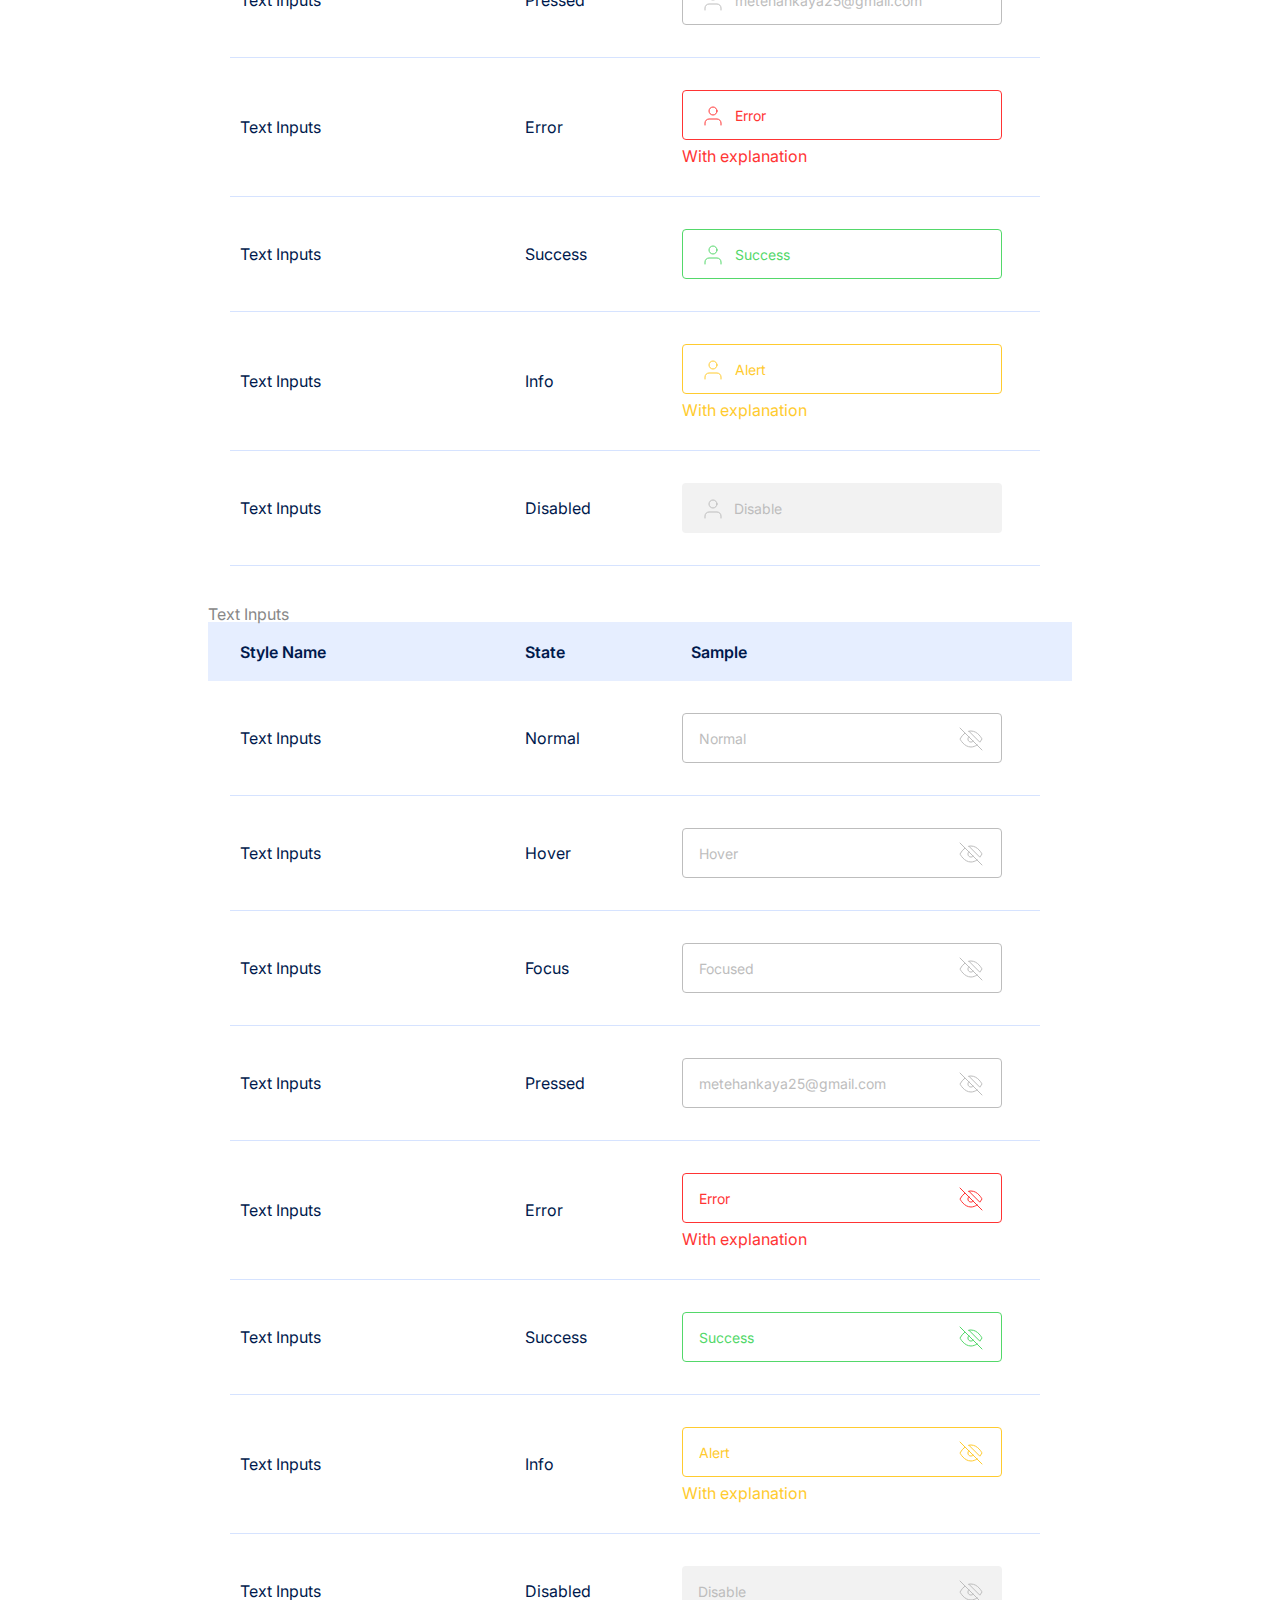
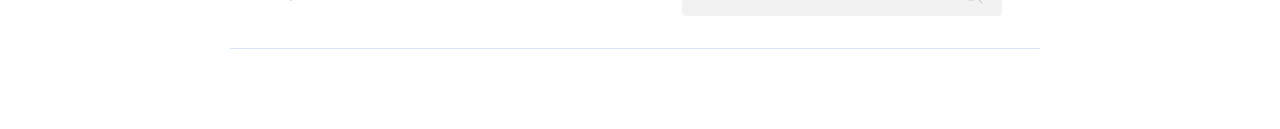
<file: inputs.html>
<!DOCTYPE html>
<html>
<head>
	<title>Inputs</title>
	<meta charset="utf-8">
	<link rel="stylesheet" type="text/css" href="css/style.css">
</head>
<body>
	<div class="inputs-wrapper">
		<div class="inputs">
			<div class="inputs__caption caption">Text Inputs</div>
			<div class="inputs__header header">
				<p>Style Name</p>
				<p>State</p>
				<p>Sample</p>
			</div>
			<div class="inputs__content">
				<p class="inputs__style">Text Inputs</p>
				<p class="inputs__state">Normal</p>
				<div class="inputs__sample">
					<input type="text" name="sample" placeholder="Normal">
				</div>
			</div>
			<div class="inputs__content">
				<p class="inputs__style">Text Inputs</p>
				<p class="inputs__state">Hover</p>
				<div class="inputs__sample inputs__sample_hover">
					<input type="text" name="sample" placeholder="Hover">
				</div>
			</div>
			<div class="inputs__content">
				<p class="inputs__style">Text Inputs</p>
				<p class="inputs__state">Focus</p>
				<div class="inputs__sample inputs__sample_focus">
					<input type="text" name="sample" placeholder="Focused">
				</div>
			</div>
			<div class="inputs__content">
				<p class="inputs__style">Text Inputs</p>
				<p class="inputs__state">Pressed</p>
				<div class="inputs__sample inputs__sample_pressed">
					<input type="text" name="sample" placeholder="metehankaya25@gmail.com">
				</div>
			</div>
			<div class="inputs__content">
				<p class="inputs__style">Text Inputs</p>
				<p class="inputs__state">Error</p>
				<div class="inputs__sample inputs__sample_error">
					<input type="text" name="sample" placeholder="Error" required>
					<p>With explanation</p>
				</div>
			</div>
			<div class="inputs__content">
				<p class="inputs__style">Text Inputs</p>
				<p class="inputs__state">Success</p>
				<div class="inputs__sample inputs__sample_success">
					<input type="text" name="sample" placeholder="Success">
				</div>
			</div>
			<div class="inputs__content">
				<p class="inputs__style">Text Inputs</p>
				<p class="inputs__state">Info</p>
				<div class="inputs__sample inputs__sample_info">
					<input type="text" name="sample" placeholder="Alert" required>
					<p>With explanation</p>
				</div>
			</div>
			<div class="inputs__content">
				<p class="inputs__style">Text Inputs</p>
				<p class="inputs__state">Disabled</p>
				<div class="inputs__sample inputs__sample_disabled">
					<input type="text" name="sample" placeholder="Disable" disabled>
				</div>
			</div>
		</div>

		<div class="inputs">
			<div class="inputs__caption caption">Text Inputs</div>
			<div class="inputs__header header">
				<p>Style Name</p>
				<p>State</p>
				<p>Sample</p>
			</div>
			<div class="inputs__content">
				<p class="inputs__style">Text Inputs</p>
				<p class="inputs__state">Normal</p>
				<div class="inputs__sample inputs__sample_left-icon">
					<input type="text" name="sample" placeholder="Normal">
					<svg width="18" height="20" viewBox="0 0 18 20" fill="none" xmlns="http://www.w3.org/2000/svg">
						<path d="M17 19V17C17 15.9391 16.5786 14.9217 15.8284 14.1716C15.0783 13.4214 14.0609 13 13 13H5C3.93913 13 2.92172 13.4214 2.17157 
						14.1716C1.42143 14.9217 1 15.9391 1 17V19M13 5C13 7.20914 11.2091 9 9 9C6.79086 9 5 7.20914 5 5C5 2.79086 6.79086 1 9 1C11.2091 1 13 
						2.79086 13 5Z" stroke="currentColor" stroke-linecap="round" stroke-linejoin="round"/>
					</svg>
				</div>
			</div>
			<div class="inputs__content">
				<p class="inputs__style">Text Inputs</p>
				<p class="inputs__state">Hover</p>
				<div class="inputs__sample inputs__sample_hover inputs__sample_left-icon">
					<input type="text" name="sample" placeholder="Hover">
					<svg width="18" height="20" viewBox="0 0 18 20" fill="none" xmlns="http://www.w3.org/2000/svg">
						<path d="M17 19V17C17 15.9391 16.5786 14.9217 15.8284 14.1716C15.0783 13.4214 14.0609 13 13 13H5C3.93913 13 2.92172 13.4214 2.17157 
						14.1716C1.42143 14.9217 1 15.9391 1 17V19M13 5C13 7.20914 11.2091 9 9 9C6.79086 9 5 7.20914 5 5C5 2.79086 6.79086 1 9 1C11.2091 1 13 
						2.79086 13 5Z" stroke="currentColor" stroke-linecap="round" stroke-linejoin="round"/>
					</svg>
				</div>
			</div>
			<div class="inputs__content">
				<p class="inputs__style">Text Inputs</p>
				<p class="inputs__state">Focus</p>
				<div class="inputs__sample inputs__sample_focus inputs__sample_left-icon">
					<input type="text" name="sample" placeholder="Focused">
					<svg width="18" height="20" viewBox="0 0 18 20" fill="none" xmlns="http://www.w3.org/2000/svg">
						<path d="M17 19V17C17 15.9391 16.5786 14.9217 15.8284 14.1716C15.0783 13.4214 14.0609 13 13 13H5C3.93913 13 2.92172 13.4214 2.17157 
						14.1716C1.42143 14.9217 1 15.9391 1 17V19M13 5C13 7.20914 11.2091 9 9 9C6.79086 9 5 7.20914 5 5C5 2.79086 6.79086 1 9 1C11.2091 1 13 
						2.79086 13 5Z" stroke="currentColor" stroke-linecap="round" stroke-linejoin="round"/>
					</svg>
				</div>
			</div>
			<div class="inputs__content">
				<p class="inputs__style">Text Inputs</p>
				<p class="inputs__state">Pressed</p>
				<div class="inputs__sample inputs__sample_pressed inputs__sample_left-icon">
					<input type="text" name="sample" placeholder="metehankaya25@gmail.com">
					<svg width="18" height="20" viewBox="0 0 18 20" fill="none" xmlns="http://www.w3.org/2000/svg">
						<path d="M17 19V17C17 15.9391 16.5786 14.9217 15.8284 14.1716C15.0783 13.4214 14.0609 13 13 13H5C3.93913 13 2.92172 13.4214 2.17157 
						14.1716C1.42143 14.9217 1 15.9391 1 17V19M13 5C13 7.20914 11.2091 9 9 9C6.79086 9 5 7.20914 5 5C5 2.79086 6.79086 1 9 1C11.2091 1 13 
						2.79086 13 5Z" stroke="currentColor" stroke-linecap="round" stroke-linejoin="round"/>
					</svg>
				</div>
			</div>
			<div class="inputs__content">
				<p class="inputs__style">Text Inputs</p>
				<p class="inputs__state">Error</p>
				<div class="inputs__sample inputs__sample_error inputs__sample_left-icon">
					<input type="text" name="sample" placeholder="Error" required>
					<svg width="18" height="20" viewBox="0 0 18 20" fill="none" xmlns="http://www.w3.org/2000/svg">
						<path d="M17 19V17C17 15.9391 16.5786 14.9217 15.8284 14.1716C15.0783 13.4214 14.0609 13 13 13H5C3.93913 13 2.92172 13.4214 2.17157 
						14.1716C1.42143 14.9217 1 15.9391 1 17V19M13 5C13 7.20914 11.2091 9 9 9C6.79086 9 5 7.20914 5 5C5 2.79086 6.79086 1 9 1C11.2091 1 13 
						2.79086 13 5Z" stroke="currentColor" stroke-linecap="round" stroke-linejoin="round"/>
					</svg>
					<p>With explanation</p>
				</div>
			</div>
			<div class="inputs__content">
				<p class="inputs__style">Text Inputs</p>
				<p class="inputs__state">Success</p>
				<div class="inputs__sample inputs__sample_success inputs__sample_left-icon">
					<input type="text" name="sample" placeholder="Success">
					<svg width="18" height="20" viewBox="0 0 18 20" fill="none" xmlns="http://www.w3.org/2000/svg">
						<path d="M17 19V17C17 15.9391 16.5786 14.9217 15.8284 14.1716C15.0783 13.4214 14.0609 13 13 13H5C3.93913 13 2.92172 13.4214 2.17157 
						14.1716C1.42143 14.9217 1 15.9391 1 17V19M13 5C13 7.20914 11.2091 9 9 9C6.79086 9 5 7.20914 5 5C5 2.79086 6.79086 1 9 1C11.2091 1 13 
						2.79086 13 5Z" stroke="currentColor" stroke-linecap="round" stroke-linejoin="round"/>
					</svg>
				</div>
			</div>
			<div class="inputs__content">
				<p class="inputs__style">Text Inputs</p>
				<p class="inputs__state">Info</p>
				<div class="inputs__sample inputs__sample_info inputs__sample_left-icon">
					<input type="text" name="sample" placeholder="Alert" required>
					<svg width="18" height="20" viewBox="0 0 18 20" fill="none" xmlns="http://www.w3.org/2000/svg">
						<path d="M17 19V17C17 15.9391 16.5786 14.9217 15.8284 14.1716C15.0783 13.4214 14.0609 13 13 13H5C3.93913 13 2.92172 13.4214 2.17157 
						14.1716C1.42143 14.9217 1 15.9391 1 17V19M13 5C13 7.20914 11.2091 9 9 9C6.79086 9 5 7.20914 5 5C5 2.79086 6.79086 1 9 1C11.2091 1 13 
						2.79086 13 5Z" stroke="currentColor" stroke-linecap="round" stroke-linejoin="round"/>
					</svg>
					<p>With explanation</p>
				</div>
			</div>
			<div class="inputs__content">
				<p class="inputs__style">Text Inputs</p>
				<p class="inputs__state">Disabled</p>
				<div class="inputs__sample inputs__sample_disabled inputs__sample_left-icon">
					<input type="text" name="sample" placeholder="Disable" disabled>
					<svg width="18" height="20" viewBox="0 0 18 20" fill="none" xmlns="http://www.w3.org/2000/svg">
						<path d="M17 19V17C17 15.9391 16.5786 14.9217 15.8284 14.1716C15.0783 13.4214 14.0609 13 13 13H5C3.93913 13 2.92172 13.4214 2.17157 
						14.1716C1.42143 14.9217 1 15.9391 1 17V19M13 5C13 7.20914 11.2091 9 9 9C6.79086 9 5 7.20914 5 5C5 2.79086 6.79086 1 9 1C11.2091 1 13 
						2.79086 13 5Z" stroke="currentColor" stroke-linecap="round" stroke-linejoin="round"/>
					</svg>
				</div>
			</div>
		</div>

		<div class="inputs">
			<div class="inputs__caption caption">Text Inputs</div>
			<div class="inputs__header header">
				<p>Style Name</p>
				<p>State</p>
				<p>Sample</p>
			</div>
			<div class="inputs__content">
				<p class="inputs__style">Text Inputs</p>
				<p class="inputs__state">Normal</p>
				<div class="inputs__sample inputs__sample_right-icon">
					<input type="text" name="sample" placeholder="Normal">
					<svg width="24" height="24" viewBox="0 0 24 24" fill="none" xmlns="http://www.w3.org/2000/svg">
						<path d="M14.12 14.12C13.8454 14.4147 13.5141 14.6512 13.1462 14.8151C12.7782 14.9791 12.3809 15.0673 11.9781 15.0744C11.5753 
						15.0815 11.1752 15.0074 10.8016 14.8565C10.4281 14.7056 10.0887 14.481 9.80385 14.1962C9.51897 13.9113 9.29439 13.5719 9.14351 
						13.1984C8.99262 12.8248 8.91853 12.4247 8.92563 12.0219C8.93274 11.6191 9.02091 11.2218 9.18488 10.8538C9.34884 10.4859 9.58525 
						10.1546 9.88 9.88M1 1L23 23M17.94 17.94C16.2306 19.243 14.1491 19.9649 12 20C5 20 1 12 1 12C2.24389 9.6819 3.96914 7.65661 6.06 
						6.06L17.94 17.94ZM9.9 4.24C10.5883 4.07888 11.2931 3.99834 12 4C19 4 23 12 23 12C22.393 13.1356 21.6691 14.2047 20.84 15.19L9.9 4.24Z"
						stroke="currentColor" stroke-linecap="round" stroke-linejoin="round"/>
					</svg>
				</div>
			</div>
			<div class="inputs__content">
				<p class="inputs__style">Text Inputs</p>
				<p class="inputs__state">Hover</p>
				<div class="inputs__sample inputs__sample_hover inputs__sample_right-icon">
					<input type="text" name="sample" placeholder="Hover">
					<svg width="24" height="24" viewBox="0 0 24 24" fill="none" xmlns="http://www.w3.org/2000/svg">
						<path d="M14.12 14.12C13.8454 14.4147 13.5141 14.6512 13.1462 14.8151C12.7782 14.9791 12.3809 15.0673 11.9781 15.0744C11.5753 
						15.0815 11.1752 15.0074 10.8016 14.8565C10.4281 14.7056 10.0887 14.481 9.80385 14.1962C9.51897 13.9113 9.29439 13.5719 9.14351 
						13.1984C8.99262 12.8248 8.91853 12.4247 8.92563 12.0219C8.93274 11.6191 9.02091 11.2218 9.18488 10.8538C9.34884 10.4859 9.58525 
						10.1546 9.88 9.88M1 1L23 23M17.94 17.94C16.2306 19.243 14.1491 19.9649 12 20C5 20 1 12 1 12C2.24389 9.6819 3.96914 7.65661 6.06 
						6.06L17.94 17.94ZM9.9 4.24C10.5883 4.07888 11.2931 3.99834 12 4C19 4 23 12 23 12C22.393 13.1356 21.6691 14.2047 20.84 15.19L9.9 4.24Z"
						stroke="currentColor" stroke-linecap="round" stroke-linejoin="round"/>
					</svg>
				</div>
			</div>
			<div class="inputs__content">
				<p class="inputs__style">Text Inputs</p>
				<p class="inputs__state">Focus</p>
				<div class="inputs__sample inputs__sample_focus inputs__sample_right-icon">
					<input type="text" name="sample" placeholder="Focused">
					<svg width="24" height="24" viewBox="0 0 24 24" fill="none" xmlns="http://www.w3.org/2000/svg">
						<path d="M14.12 14.12C13.8454 14.4147 13.5141 14.6512 13.1462 14.8151C12.7782 14.9791 12.3809 15.0673 11.9781 15.0744C11.5753 
						15.0815 11.1752 15.0074 10.8016 14.8565C10.4281 14.7056 10.0887 14.481 9.80385 14.1962C9.51897 13.9113 9.29439 13.5719 9.14351 
						13.1984C8.99262 12.8248 8.91853 12.4247 8.92563 12.0219C8.93274 11.6191 9.02091 11.2218 9.18488 10.8538C9.34884 10.4859 9.58525 
						10.1546 9.88 9.88M1 1L23 23M17.94 17.94C16.2306 19.243 14.1491 19.9649 12 20C5 20 1 12 1 12C2.24389 9.6819 3.96914 7.65661 6.06 
						6.06L17.94 17.94ZM9.9 4.24C10.5883 4.07888 11.2931 3.99834 12 4C19 4 23 12 23 12C22.393 13.1356 21.6691 14.2047 20.84 15.19L9.9 4.24Z"
						stroke="currentColor" stroke-linecap="round" stroke-linejoin="round"/>
					</svg>
				</div>
			</div>
			<div class="inputs__content">
				<p class="inputs__style">Text Inputs</p>
				<p class="inputs__state">Pressed</p>
				<div class="inputs__sample inputs__sample_pressed inputs__sample_right-icon">
					<input type="text" name="sample" placeholder="metehankaya25@gmail.com">
					<svg width="24" height="24" viewBox="0 0 24 24" fill="none" xmlns="http://www.w3.org/2000/svg">
						<path d="M14.12 14.12C13.8454 14.4147 13.5141 14.6512 13.1462 14.8151C12.7782 14.9791 12.3809 15.0673 11.9781 15.0744C11.5753 
						15.0815 11.1752 15.0074 10.8016 14.8565C10.4281 14.7056 10.0887 14.481 9.80385 14.1962C9.51897 13.9113 9.29439 13.5719 9.14351 
						13.1984C8.99262 12.8248 8.91853 12.4247 8.92563 12.0219C8.93274 11.6191 9.02091 11.2218 9.18488 10.8538C9.34884 10.4859 9.58525 
						10.1546 9.88 9.88M1 1L23 23M17.94 17.94C16.2306 19.243 14.1491 19.9649 12 20C5 20 1 12 1 12C2.24389 9.6819 3.96914 7.65661 6.06 
						6.06L17.94 17.94ZM9.9 4.24C10.5883 4.07888 11.2931 3.99834 12 4C19 4 23 12 23 12C22.393 13.1356 21.6691 14.2047 20.84 15.19L9.9 4.24Z"
						stroke="currentColor" stroke-linecap="round" stroke-linejoin="round"/>
					</svg>
				</div>
			</div>
			<div class="inputs__content">
				<p class="inputs__style">Text Inputs</p>
				<p class="inputs__state">Error</p>
				<div class="inputs__sample inputs__sample_error inputs__sample_right-icon">
					<input type="text" name="sample" placeholder="Error" required>
					<svg width="24" height="24" viewBox="0 0 24 24" fill="none" xmlns="http://www.w3.org/2000/svg">
						<path d="M14.12 14.12C13.8454 14.4147 13.5141 14.6512 13.1462 14.8151C12.7782 14.9791 12.3809 15.0673 11.9781 15.0744C11.5753 
						15.0815 11.1752 15.0074 10.8016 14.8565C10.4281 14.7056 10.0887 14.481 9.80385 14.1962C9.51897 13.9113 9.29439 13.5719 9.14351 
						13.1984C8.99262 12.8248 8.91853 12.4247 8.92563 12.0219C8.93274 11.6191 9.02091 11.2218 9.18488 10.8538C9.34884 10.4859 9.58525 
						10.1546 9.88 9.88M1 1L23 23M17.94 17.94C16.2306 19.243 14.1491 19.9649 12 20C5 20 1 12 1 12C2.24389 9.6819 3.96914 7.65661 6.06 
						6.06L17.94 17.94ZM9.9 4.24C10.5883 4.07888 11.2931 3.99834 12 4C19 4 23 12 23 12C22.393 13.1356 21.6691 14.2047 20.84 15.19L9.9 4.24Z"
						stroke="currentColor" stroke-linecap="round" stroke-linejoin="round"/>
					</svg>
					<p>With explanation</p>
				</div>
			</div>
			<div class="inputs__content">
				<p class="inputs__style">Text Inputs</p>
				<p class="inputs__state">Success</p>
				<div class="inputs__sample inputs__sample_success inputs__sample_right-icon">
					<input type="text" name="sample" placeholder="Success">
					<svg width="24" height="24" viewBox="0 0 24 24" fill="none" xmlns="http://www.w3.org/2000/svg">
						<path d="M14.12 14.12C13.8454 14.4147 13.5141 14.6512 13.1462 14.8151C12.7782 14.9791 12.3809 15.0673 11.9781 15.0744C11.5753 
						15.0815 11.1752 15.0074 10.8016 14.8565C10.4281 14.7056 10.0887 14.481 9.80385 14.1962C9.51897 13.9113 9.29439 13.5719 9.14351 
						13.1984C8.99262 12.8248 8.91853 12.4247 8.92563 12.0219C8.93274 11.6191 9.02091 11.2218 9.18488 10.8538C9.34884 10.4859 9.58525 
						10.1546 9.88 9.88M1 1L23 23M17.94 17.94C16.2306 19.243 14.1491 19.9649 12 20C5 20 1 12 1 12C2.24389 9.6819 3.96914 7.65661 6.06 
						6.06L17.94 17.94ZM9.9 4.24C10.5883 4.07888 11.2931 3.99834 12 4C19 4 23 12 23 12C22.393 13.1356 21.6691 14.2047 20.84 15.19L9.9 4.24Z"
						stroke="currentColor" stroke-linecap="round" stroke-linejoin="round"/>
					</svg>
				</div>
			</div>
			<div class="inputs__content">
				<p class="inputs__style">Text Inputs</p>
				<p class="inputs__state">Info</p>
				<div class="inputs__sample inputs__sample_info inputs__sample_right-icon">
					<input type="text" name="sample" placeholder="Alert" required>
					<svg width="24" height="24" viewBox="0 0 24 24" fill="none" xmlns="http://www.w3.org/2000/svg">
						<path d="M14.12 14.12C13.8454 14.4147 13.5141 14.6512 13.1462 14.8151C12.7782 14.9791 12.3809 15.0673 11.9781 15.0744C11.5753 
						15.0815 11.1752 15.0074 10.8016 14.8565C10.4281 14.7056 10.0887 14.481 9.80385 14.1962C9.51897 13.9113 9.29439 13.5719 9.14351 
						13.1984C8.99262 12.8248 8.91853 12.4247 8.92563 12.0219C8.93274 11.6191 9.02091 11.2218 9.18488 10.8538C9.34884 10.4859 9.58525 
						10.1546 9.88 9.88M1 1L23 23M17.94 17.94C16.2306 19.243 14.1491 19.9649 12 20C5 20 1 12 1 12C2.24389 9.6819 3.96914 7.65661 6.06 
						6.06L17.94 17.94ZM9.9 4.24C10.5883 4.07888 11.2931 3.99834 12 4C19 4 23 12 23 12C22.393 13.1356 21.6691 14.2047 20.84 15.19L9.9 4.24Z"
						stroke="currentColor" stroke-linecap="round" stroke-linejoin="round"/>
					</svg>
					<p>With explanation</p>
				</div>
			</div>
			<div class="inputs__content">
				<p class="inputs__style">Text Inputs</p>
				<p class="inputs__state">Disabled</p>
				<div class="inputs__sample inputs__sample_disabled inputs__sample_right-icon">
					<input type="text" name="sample" placeholder="Disable" disabled>
					<svg width="24" height="24" viewBox="0 0 24 24" fill="none" xmlns="http://www.w3.org/2000/svg">
						<path d="M14.12 14.12C13.8454 14.4147 13.5141 14.6512 13.1462 14.8151C12.7782 14.9791 12.3809 15.0673 11.9781 15.0744C11.5753 
						15.0815 11.1752 15.0074 10.8016 14.8565C10.4281 14.7056 10.0887 14.481 9.80385 14.1962C9.51897 13.9113 9.29439 13.5719 9.14351 
						13.1984C8.99262 12.8248 8.91853 12.4247 8.92563 12.0219C8.93274 11.6191 9.02091 11.2218 9.18488 10.8538C9.34884 10.4859 9.58525 
						10.1546 9.88 9.88M1 1L23 23M17.94 17.94C16.2306 19.243 14.1491 19.9649 12 20C5 20 1 12 1 12C2.24389 9.6819 3.96914 7.65661 6.06 
						6.06L17.94 17.94ZM9.9 4.24C10.5883 4.07888 11.2931 3.99834 12 4C19 4 23 12 23 12C22.393 13.1356 21.6691 14.2047 20.84 15.19L9.9 4.24Z"
						stroke="currentColor" stroke-linecap="round" stroke-linejoin="round"/>
					</svg>
				</div>
			</div>
		</div>
	</div>
</body>
</html>
</file>
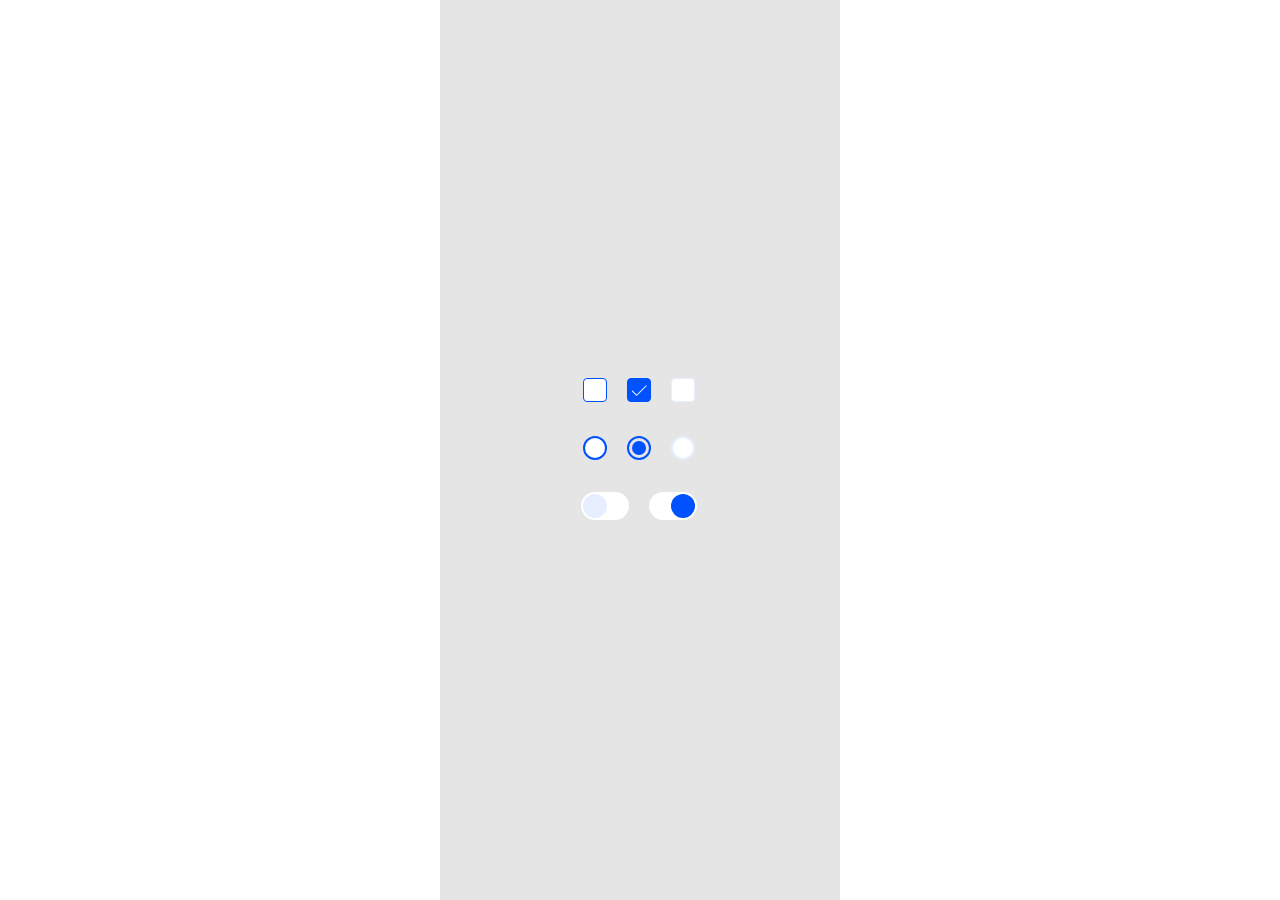
<file: radioAndSwitch.html>
<!DOCTYPE html>
<html>
<head>
	<title>Radio and Switch</title>
	<meta charset="utf-8">
	<link rel="stylesheet" type="text/css" href="css/style.css">
</head>
<body>
	<div class="control-wrapper">
		<div class="controls">
			<div class="controls__checkbox">
				<input type="checkbox" name="example1" value="#" id="example1">
				<label for="example1"></label>

				<input type="checkbox" name="example2" value="#" id="example2" checked>
				<label for="example2"></label>

				<input type="checkbox" name="example3" value="#" id="example3" disabled>
				<label for="example3"></label>
			</div>
			<div class="controls__radio">
				<input type="radio" name="customRadio" value="#" id="example4">
				<label for="example4"></label>

				<input type="radio" name="customRadio" value="#" id="example5" checked>
				<label for="example5"></label>

				<input type="radio" name="customRadio" value="#" id="example6" disabled>
				<label for="example6"></label>
			</div>
			<div class="controls__switch">
				<input type="checkbox" name="customSwitch1" value="#" id="example7">
				<label for="example7"></label>

				<input type="checkbox" name="customSwitch2" value="#" id="example8" checked>
				<label for="example8"></label>
		</div>
	</div>
</body>
</html>
</file>
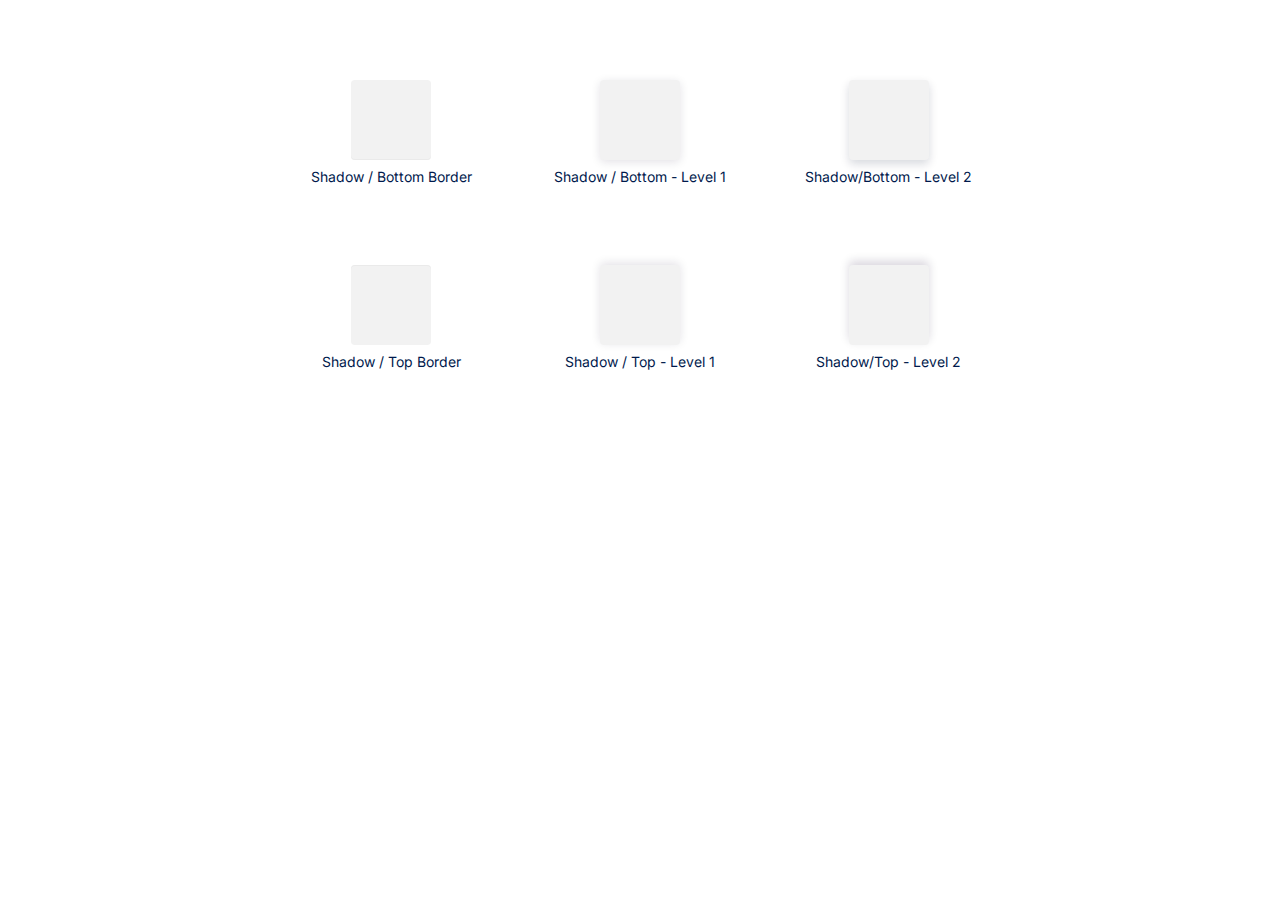
<file: shadows.html>
<!DOCTYPE html>
<html>
<head>
	<title>Shadows</title>
	<meta charset="utf-8">
	<link rel="stylesheet" type="text/css" href="css/style.css">
</head>
<body>
	<div class="shadows-wrapper">
		<div class="shadows">
			<div class="shadows__item">
				<div class="shadows__block"></div>
				<div class="shadows__name">Shadow / Bottom Border</div>
			</div>
			<div class="shadows__item">
				<div class="shadows__block"></div>
				<div class="shadows__name">Shadow / Bottom - Level 1</div>
			</div>
			<div class="shadows__item">
				<div class="shadows__block"></div>
				<div class="shadows__name">Shadow/Bottom - Level 2</div>
			</div>
			<div class="shadows__item">
				<div class="shadows__block"></div>
				<div class="shadows__name">Shadow / Top Border</div>
			</div>
			<div class="shadows__item">
				<div class="shadows__block"></div>
				<div class="shadows__name">Shadow / Top - Level 1</div>
			</div>
			<div class="shadows__item">
				<div class="shadows__block"></div>
				<div class="shadows__name">Shadow/Top - Level 2</div>
			</div>
		</div>
	</div>
</body>
</html>
</file>
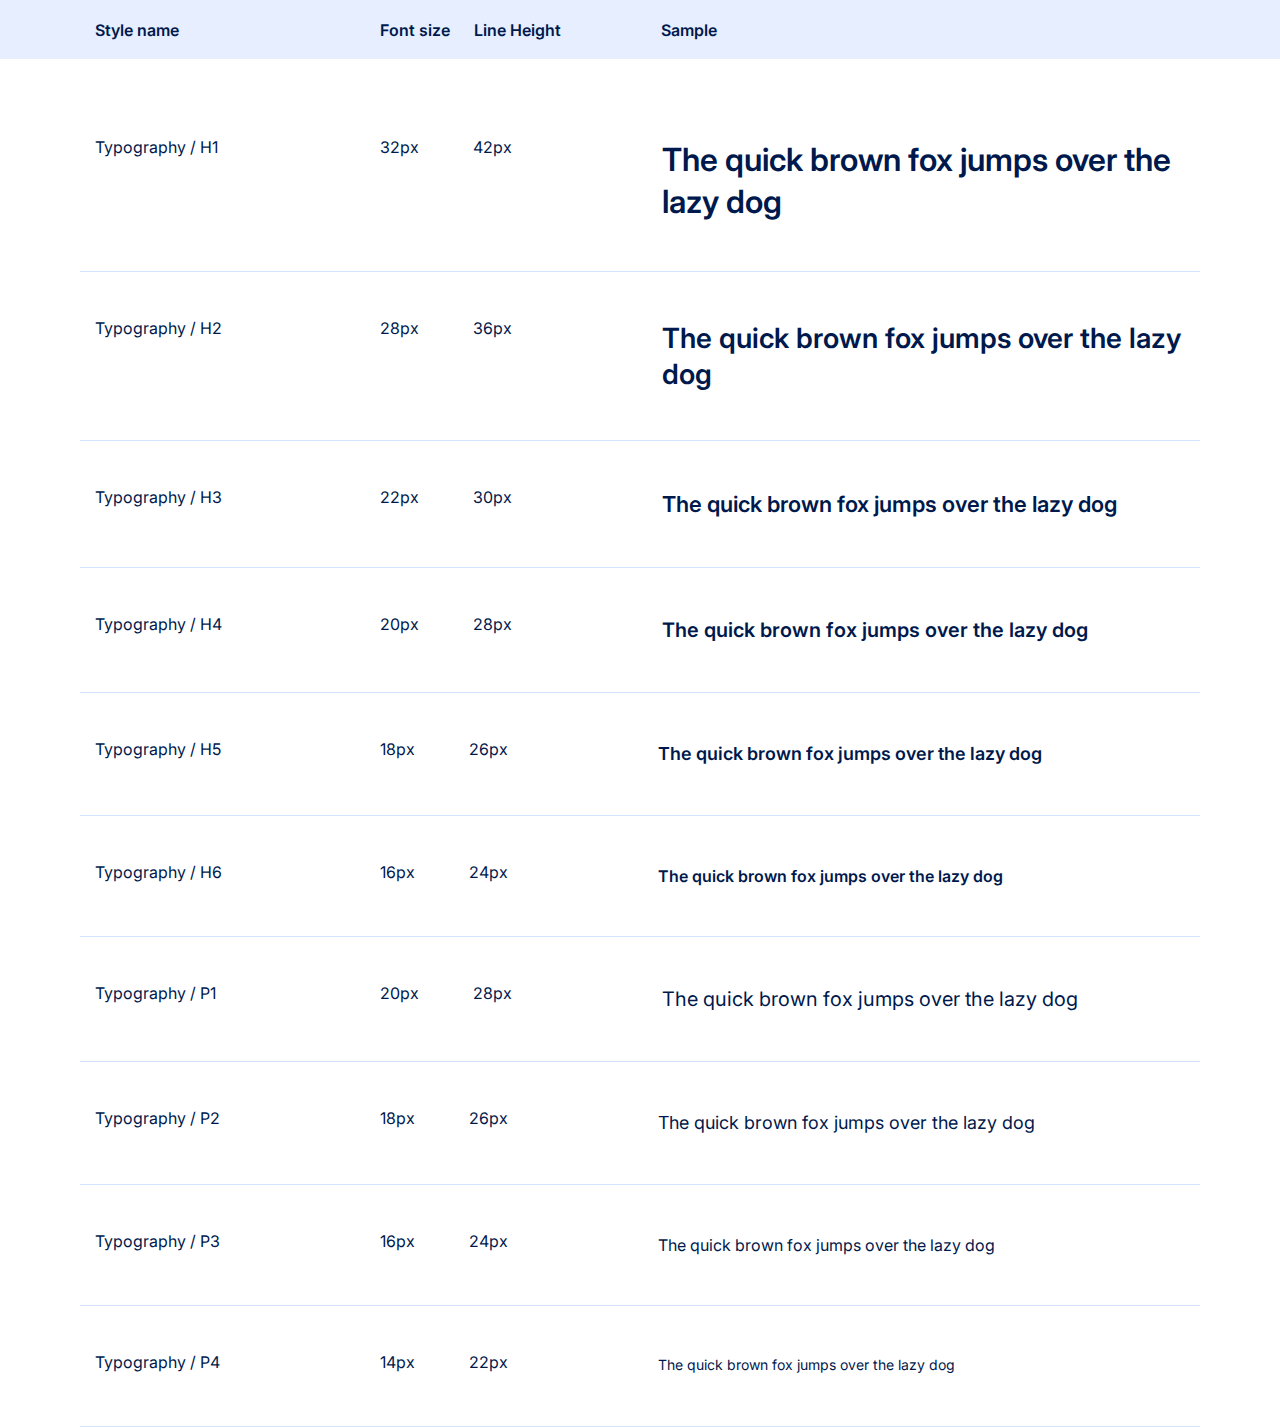
<file: typography.html>
<!DOCTYPE html>
<html>
<head>
	<title>Typography</title>
	<meta charset="utf-8">
	<link rel="stylesheet" type="text/css" href="css/style.css">
</head>
<body>
	<div class="typography-wrapper">
		<div class="typography">
			<div class="typography__header">
				<p>Style name</p>
				<P>Font size</P>
				<p>Line Height</p>
				<p>Sample</p>
			</div>
			<div class="typography__content">
				<p class="typography__text">Typography / H1</p>
				<p class="typography__text">32px</p>
				<p class="typography__text">42px</p>
				<h1>The quick brown fox jumps over the lazy dog</h1>
			</div>
			<div class="typography__content">
				<p class="typography__text">Typography / H2</p>
				<p class="typography__text">28px</p>
				<p class="typography__text">36px</p>
				<h2>The quick brown fox jumps over the lazy dog</h2>
			</div>
			<div class="typography__content">
				<p class="typography__text">Typography / H3</p>
				<p class="typography__text">22px</p>
				<p class="typography__text">30px</p>
				<h3>The quick brown fox jumps over the lazy dog</h3>
			</div>
			<div class="typography__content">
				<p class="typography__text">Typography / H4</p>
				<p class="typography__text">20px</p>
				<p class="typography__text">28px</p>
				<h4>The quick brown fox jumps over the lazy dog</h4>
			</div>
			<div class="typography__content">
				<p class="typography__text">Typography / H5</p>
				<p class="typography__text">18px</p>
				<p class="typography__text">26px</p>
				<h5>The quick brown fox jumps over the lazy dog</h5>
			</div>
			<div class="typography__content">
				<p class="typography__text">Typography / H6</p>
				<p class="typography__text">16px</p>
				<p class="typography__text">24px</p>
				<h6>The quick brown fox jumps over the lazy dog</h6>
			</div>
			<div class="typography__content">
				<p class="typography__text">Typography / P1</p>
				<p class="typography__text">20px</p>
				<p class="typography__text">28px</p>
				<p class="p1">The quick brown fox jumps over the lazy dog</p>
			</div>
			<div class="typography__content">
				<p class="typography__text">Typography / P2</p>
				<p class="typography__text">18px</p>
				<p class="typography__text">26px</p>
				<p class="p2">The quick brown fox jumps over the lazy dog<p>
			</div>
			<div class="typography__content">
				<p class="typography__text">Typography / P3</p>
				<p class="typography__text">16px</p>
				<p class="typography__text">24px</p>
				<p class="p3">The quick brown fox jumps over the lazy dog<p>
			</div>
			<div class="typography__content">
				<p class="typography__text">Typography / P4</p>
				<p class="typography__text">14px</p>
				<p class="typography__text">22px</p>
				<p class="p4">The quick brown fox jumps over the lazy dog</p>
			</div>
		</div>
	</div>
</body>
</html>
</file>
<file: css/style.css>
@charset "UTF-8";
/*Скидання стилів*/
@import url("https://fonts.googleapis.com/css2?family=Inter:wght@400;600&display=swap");
@import url("https://fonts.googleapis.com/css2?family=Open+Sans:wght@600&display=swap");
* {
  padding: 0;
  margin: 0;
  border: 0;
}

*, *:before, *:after {
  -webkit-box-sizing: border-box;
  box-sizing: border-box;
}

:focus, :active {
  outline: none;
}

a:focus, a:active {
  outline: none;
}

nav, footer, header, aside {
  display: block;
}

html, body {
  height: 100%;
  width: 100%;
  min-width: 320px;
  font-size: 100%;
  line-height: 1;
  font-size: 14px;
  -ms-text-size-adjust: 100%;
  -moz-text-size-adjust: 100%;
  -webkit-text-size-adjust: 100%;
}

body {
  font-family: Inter;
}

input, button, textarea {
  font-family: inherit;
}

input::-ms-clear {
  display: none;
}

button {
  cursor: pointer;
}

button::-moz-focus-inner {
  padding: 0;
  border: 0;
}

a, a:visited {
  text-decoration: none;
}

a:hover {
  text-decoration: none;
}

ul li {
  list-style: none;
}

img {
  vertical-align: top;
}

h1, h2, h3, h4, h5, h6 {
  font-size: inherit;
  font-weight: 400;
}

.caption {
  font-size: 16px;
  color: #888;
}

.header {
  font-weight: 600;
  font-size: 16px;
  background-color: #E6EEFF;
}

p {
  font-family: Inter;
  font-size: 16px;
  color: #00194C;
}

input[type=text] {
  width: 320px;
  height: 50px;
  border-radius: 4px;
  font-family: Inter;
  font-size: 14px;
}

:root {
  --primaryColor:#0052FF;
  --secondaryColor:#FE9526;
  --infoColor:#FFCB2F;
  --successColor:#53D86A;
  --errorColor:#FF3434;
}

.colors-wrapper {
  max-width: 1312px;
  margin: 0 auto;
  padding: 80px;
}

.color-title {
  font-family: Inter;
  font-size: 14px;
  line-height: 17px;
  color: #00194C;
}

.color-hex {
  font-size: 13px;
  line-height: 16px;
  color: #00194C;
  opacity: 0.5;
}

.color-caption {
  font-family: Open Sans;
  font-weight: 600;
  font-size: 15px;
  color: #121212;
}

.block-color {
  width: 48px;
  height: 48px;
  border-radius: 2px;
  margin: 0px 0px 0px 59px;
}

.colors {
  display: -webkit-box;
  display: -ms-flexbox;
  display: flex;
  -ms-flex-wrap: wrap;
      flex-wrap: wrap;
  margin: 0px -74px;
}
.colors__block {
  display: -webkit-box;
  display: -ms-flexbox;
  display: flex;
  padding: 0px 74px;
  margin: 0px 0px 160px 0px;
}
.colors__block:nth-child(1) .colors__color {
  background-color: var(--primaryColor);
}
.colors__block:nth-child(1) .colors__color-value:nth-child(1) div {
  background: #E6EEFF;
}
.colors__block:nth-child(1) .colors__color-value:nth-child(2) div {
  background: #B3CBFF;
}
.colors__block:nth-child(1) .colors__color-value:nth-child(3) div {
  background: #80A9FF;
}
.colors__block:nth-child(1) .colors__color-value:nth-child(4) div {
  background: #4D86FF;
}
.colors__block:nth-child(1) .colors__color-value:nth-child(5) div {
  background: var(--primaryColor);
}
.colors__block:nth-child(1) .colors__color-value:nth-child(6) div {
  background: #004AE6;
}
.colors__block:nth-child(1) .colors__color-value:nth-child(7) div {
  background: #0039B3;
}
.colors__block:nth-child(1) .colors__color-value:nth-child(8) div {
  background: #002980;
}
.colors__block:nth-child(1) .colors__color-value:nth-child(9) div {
  background: #00194C;
}
.colors__block:nth-child(1) .colors__color-opacity:nth-child(1) div {
  background-color: var(--primaryColor);
  opacity: 0.08;
  margin: 0px 0px 0px 67px;
}
.colors__block:nth-child(1) .colors__color-opacity:nth-child(2) div {
  background-color: var(--primaryColor);
  opacity: 0.16;
}
.colors__block:nth-child(1) .colors__color-opacity:nth-child(3) div {
  background-color: var(--primaryColor);
  opacity: 0.24;
}
.colors__block:nth-child(1) .colors__color-opacity:nth-child(4) div {
  background-color: var(--primaryColor);
  opacity: 0.32;
}
.colors__block:nth-child(1) .colors__color-opacity:nth-child(5) div {
  background-color: var(--primaryColor);
  opacity: 0.4;
}
.colors__block:nth-child(1) .colors__color-opacity:nth-child(6) div {
  background-color: var(--primaryColor);
  opacity: 0.48;
}
.colors__block:nth-child(2) .colors__color {
  background-color: var(--secondaryColor);
}
.colors__block:nth-child(2) .colors__color-value:nth-child(1) div {
  background: #FFF4E9;
}
.colors__block:nth-child(2) .colors__color-value:nth-child(2) div {
  background: #FFDFBE;
}
.colors__block:nth-child(2) .colors__color-value:nth-child(3) div {
  background: #FFCA93;
}
.colors__block:nth-child(2) .colors__color-value:nth-child(4) div {
  background: #FEB567;
}
.colors__block:nth-child(2) .colors__color-value:nth-child(5) div {
  background: #FEA03C;
}
.colors__block:nth-child(2) .colors__color-value:nth-child(6) div {
  background: #E58622;
}
.colors__block:nth-child(2) .colors__color-value:nth-child(7) div {
  background: #B2681B;
}
.colors__block:nth-child(2) .colors__color-value:nth-child(8) div {
  background: #7F4B13;
}
.colors__block:nth-child(2) .colors__color-value:nth-child(9) div {
  background: #331E08;
}
.colors__block:nth-child(2) .colors__color-opacity:nth-child(1) div {
  background-color: var(--secondaryColor);
  opacity: 0.08;
  margin: 0px 0px 0px 67px;
}
.colors__block:nth-child(2) .colors__color-opacity:nth-child(2) div {
  background-color: var(--secondaryColor);
  opacity: 0.16;
}
.colors__block:nth-child(2) .colors__color-opacity:nth-child(3) div {
  background-color: var(--secondaryColor);
  opacity: 0.24;
}
.colors__block:nth-child(2) .colors__color-opacity:nth-child(4) div {
  background-color: var(--secondaryColor);
  opacity: 0.32;
}
.colors__block:nth-child(2) .colors__color-opacity:nth-child(5) div {
  background-color: var(--secondaryColor);
  opacity: 0.4;
}
.colors__block:nth-child(2) .colors__color-opacity:nth-child(6) div {
  background-color: var(--secondaryColor);
  opacity: 0.48;
}
.colors__block:nth-child(3) .colors__color {
  background-color: var(--infoColor);
}
.colors__block:nth-child(3) .colors__color-value:nth-child(1) div {
  background: #FFFAEA;
}
.colors__block:nth-child(3) .colors__color-value:nth-child(2) div {
  background: #FFEFC1;
}
.colors__block:nth-child(3) .colors__color-value:nth-child(3) div {
  background: #FFE597;
}
.colors__block:nth-child(3) .colors__color-value:nth-child(4) div {
  background: #FFDB6D;
}
.colors__block:nth-child(3) .colors__color-value:nth-child(5) div {
  background: #FFD044;
}
.colors__block:nth-child(3) .colors__color-value:nth-child(6) div {
  background: #E6B72A;
}
.colors__block:nth-child(3) .colors__color-value:nth-child(7) div {
  background: #B38E21;
}
.colors__block:nth-child(3) .colors__color-value:nth-child(8) div {
  background: #806618;
}
.colors__block:nth-child(3) .colors__color-value:nth-child(9) div {
  background: #332909;
}
.colors__block:nth-child(3) .colors__color-opacity:nth-child(1) div {
  background-color: var(--infoColor);
  opacity: 0.08;
  margin: 0px 0px 0px 67px;
}
.colors__block:nth-child(3) .colors__color-opacity:nth-child(2) div {
  background-color: var(--infoColor);
  opacity: 0.16;
}
.colors__block:nth-child(3) .colors__color-opacity:nth-child(3) div {
  background-color: var(--infoColor);
  opacity: 0.24;
}
.colors__block:nth-child(3) .colors__color-opacity:nth-child(4) div {
  background-color: var(--infoColor);
  opacity: 0.32;
}
.colors__block:nth-child(3) .colors__color-opacity:nth-child(5) div {
  background-color: var(--infoColor);
  opacity: 0.4;
}
.colors__block:nth-child(3) .colors__color-opacity:nth-child(6) div {
  background-color: var(--infoColor);
  opacity: 0.48;
}
.colors__block:nth-child(4) .colors__color {
  background-color: var(--successColor);
}
.colors__block:nth-child(4) .colors__color-value:nth-child(1) div {
  background: #EEFBF0;
}
.colors__block:nth-child(4) .colors__color-value:nth-child(2) div {
  background: #CBF3D2;
}
.colors__block:nth-child(4) .colors__color-value:nth-child(3) div {
  background: #A9ECB5;
}
.colors__block:nth-child(4) .colors__color-value:nth-child(4) div {
  background: #87E497;
}
.colors__block:nth-child(4) .colors__color-value:nth-child(5) div {
  background: #64DC79;
}
.colors__block:nth-child(4) .colors__color-value:nth-child(6) div {
  background: #4BC25F;
}
.colors__block:nth-child(4) .colors__color-value:nth-child(7) div {
  background: #3A974A;
}
.colors__block:nth-child(4) .colors__color-value:nth-child(8) div {
  background: #21562A;
}
.colors__block:nth-child(4) .colors__color-value:nth-child(9) div {
  background: #112B15;
}
.colors__block:nth-child(4) .colors__color-opacity:nth-child(1) div {
  background-color: var(--successColor);
  opacity: 0.08;
  margin: 0px 0px 0px 67px;
}
.colors__block:nth-child(4) .colors__color-opacity:nth-child(2) div {
  background-color: var(--successColor);
  opacity: 0.16;
}
.colors__block:nth-child(4) .colors__color-opacity:nth-child(3) div {
  background-color: var(--successColor);
  opacity: 0.24;
}
.colors__block:nth-child(4) .colors__color-opacity:nth-child(4) div {
  background-color: var(--successColor);
  opacity: 0.32;
}
.colors__block:nth-child(4) .colors__color-opacity:nth-child(5) div {
  background-color: var(--successColor);
  opacity: 0.4;
}
.colors__block:nth-child(4) .colors__color-opacity:nth-child(6) div {
  background-color: var(--successColor);
  opacity: 0.48;
}
.colors__block:nth-child(5) .colors__color {
  background-color: var(--errorColor);
}
.colors__block:nth-child(5) .colors__color-value:nth-child(1) div {
  background: #FFEBEB;
}
.colors__block:nth-child(5) .colors__color-value:nth-child(2) div {
  background: #FFC2C2;
}
.colors__block:nth-child(5) .colors__color-value:nth-child(3) div {
  background: #FF9A9A;
}
.colors__block:nth-child(5) .colors__color-value:nth-child(4) div {
  background: #FF7171;
}
.colors__block:nth-child(5) .colors__color-value:nth-child(5) div {
  background: #FF4848;
}
.colors__block:nth-child(5) .colors__color-value:nth-child(6) div {
  background: #E62F2F;
}
.colors__block:nth-child(5) .colors__color-value:nth-child(7) div {
  background: #B32424;
}
.colors__block:nth-child(5) .colors__color-value:nth-child(8) div {
  background: #801A1A;
}
.colors__block:nth-child(5) .colors__color-value:nth-child(9) div {
  background: #330A0A;
}
.colors__block:nth-child(5) .colors__color-opacity:nth-child(1) div {
  background-color: var(--errorColor);
  opacity: 0.08;
  margin: 0px 0px 0px 67px;
}
.colors__block:nth-child(5) .colors__color-opacity:nth-child(2) div {
  background-color: var(--errorColor);
  opacity: 0.16;
}
.colors__block:nth-child(5) .colors__color-opacity:nth-child(3) div {
  background-color: var(--errorColor);
  opacity: 0.24;
}
.colors__block:nth-child(5) .colors__color-opacity:nth-child(4) div {
  background-color: var(--errorColor);
  opacity: 0.32;
}
.colors__block:nth-child(5) .colors__color-opacity:nth-child(5) div {
  background-color: var(--errorColor);
  opacity: 0.4;
}
.colors__block:nth-child(5) .colors__color-opacity:nth-child(6) div {
  background-color: var(--errorColor);
  opacity: 0.48;
}
.colors__frist-column {
  margin: 0px 48px 0px 0px;
}
.colors__color {
  width: 130px;
  height: 130px;
  border-radius: 4px 4px 0px 0px;
  border: 1px solid #E6EEFF;
}
.colors__content {
  border: 1px solid #E6EEFF;
  border-radius: 0px 0px 4px 4px;
}
.colors__title {
  margin: 10px 0px 0px 10px;
}
.colors__hex {
  margin: 0px 0px 5px 10px;
}
.colors__second-column {
  display: -webkit-box;
  display: -ms-flexbox;
  display: flex;
  -webkit-box-orient: vertical;
  -webkit-box-direction: normal;
      -ms-flex-direction: column;
          flex-direction: column;
}
.colors__color-value {
  display: -webkit-box;
  display: -ms-flexbox;
  display: flex;
  -webkit-box-align: center;
      -ms-flex-align: center;
          align-items: center;
  margin: 0px 0px 40px 0px;
}
.colors__third-column {
  margin: 0px 0px 0px 53px;
}
.colors__color-opacity {
  display: -webkit-box;
  display: -ms-flexbox;
  display: flex;
  -webkit-box-align: center;
      -ms-flex-align: center;
          align-items: center;
  margin: 0px 0px 40px 0px;
}

.shadows-wrapper {
  max-width: 826px;
  margin: 0 auto;
  padding: 80px 80px 0px 80px;
}

.shadows {
  display: -webkit-box;
  display: -ms-flexbox;
  display: flex;
  -ms-flex-wrap: wrap;
      flex-wrap: wrap;
  -webkit-box-pack: justify;
      -ms-flex-pack: justify;
          justify-content: space-between;
  margin: 0px -40px;
}
.shadows__item {
  display: -webkit-box;
  display: -ms-flexbox;
  display: flex;
  -webkit-box-orient: vertical;
  -webkit-box-direction: normal;
      -ms-flex-direction: column;
          flex-direction: column;
  padding: 0px 36px;
  margin: 0px 0px 80px 0px;
  -webkit-box-align: center;
      -ms-flex-align: center;
          align-items: center;
  -ms-flex-preferred-size: 33.333%;
      flex-basis: 33.333%;
}
.shadows__item:nth-child(1) .shadows__block {
  -webkit-box-shadow: inset 0px -1px 0px #EAEAEA;
          box-shadow: inset 0px -1px 0px #EAEAEA;
}
.shadows__item:nth-child(2) .shadows__block {
  -webkit-box-shadow: 0px 2px 10px rgba(25, 1, 52, 0.12);
          box-shadow: 0px 2px 10px rgba(25, 1, 52, 0.12);
}
.shadows__item:nth-child(3) .shadows__block {
  -webkit-box-shadow: 0px 4px 10px rgba(1, 21, 52, 0.16);
          box-shadow: 0px 4px 10px rgba(1, 21, 52, 0.16);
}
.shadows__item:nth-child(4) .shadows__block {
  -webkit-box-shadow: inset 0px 1px 0px #EAEAEA;
          box-shadow: inset 0px 1px 0px #EAEAEA;
}
.shadows__item:nth-child(5) .shadows__block {
  -webkit-box-shadow: 0px -2px 10px rgba(25, 1, 52, 0.12);
          box-shadow: 0px -2px 10px rgba(25, 1, 52, 0.12);
}
.shadows__item:nth-child(6) .shadows__block {
  -webkit-box-shadow: 0px -4px 10px rgba(25, 1, 52, 0.16);
          box-shadow: 0px -4px 10px rgba(25, 1, 52, 0.16);
}
.shadows__block {
  width: 80px;
  height: 80px;
  background: #F2F2F2;
  border-radius: 4px;
  margin: 0px 0px 8px 0px;
}
.shadows__name {
  font-family: Inter;
  font-size: 14px;
  line-height: 17px;
  color: #00194C;
}

.typography-wrapper {
  max-width: 1300px;
  margin: 0 auto;
}

.typography__header {
  background: #E6EEFF;
  padding: 22px 0px 21px 95px;
  display: -webkit-box;
  display: -ms-flexbox;
  display: flex;
}
.typography__header p {
  font-weight: 600;
  font-size: 16px;
}
.typography__header p:first-child {
  margin: 0px 30px 0px 0px;
  width: 255px;
}
.typography__header p:nth-child(2) {
  margin: 0px 24px 0px 0px;
}
.typography__header p:nth-child(3) {
  margin: 0px 100px 0px 0px;
}
.typography__content {
  display: -webkit-box;
  display: -ms-flexbox;
  display: flex;
  margin: 0px 80px;
  border-bottom: 1px solid rgba(0, 82, 255, 0.16);
  padding: 48px 15px;
}
.typography__content:nth-child(2) {
  padding: 80px 15px 48px 15px;
}
.typography__content:last-child {
  padding: 48px 15px 50px 15px;
}
.typography__text {
  font-size: 16px;
}
.typography__text:first-child {
  min-width: 255px;
  margin: 0px 30px 0px 0px;
}
.typography__text:nth-child(2) {
  margin: 0px 54px 0px 0px;
}
.typography__text:nth-child(3) {
  margin: 0px 150px 0px 0px;
}
.typography .p1 {
  font-size: 20px;
  line-height: 28px;
}
.typography .p2 {
  font-size: 18px;
  line-height: 26px;
}
.typography .p3 {
  font-size: 16px;
  line-height: 24px;
}
.typography .p4 {
  font-size: 14px;
  line-height: 22px;
}
.typography h1, .typography h2, .typography h3, .typography h4, .typography h5, .typography h6 {
  font-family: Inter;
  font-weight: 600;
  color: #00194C;
}
.typography h1 {
  font-size: 32px;
  line-height: 42px;
}
.typography h2 {
  font-size: 28px;
  line-height: 36px;
}
.typography h3 {
  font-size: 22px;
  line-height: 30px;
}
.typography h4 {
  font-size: 20px;
  line-height: 28px;
}
.typography h5 {
  font-size: 18px;
  line-height: 26px;
}
.typography h6 {
  font-size: 16px;
  line-height: 24px;
}
.typography p {
  color: #00194C;
  font-family: Inter;
}

.buttons-wrapper {
  max-width: 715px;
  margin: 0 auto;
  padding: 40px 0px 0px 0px;
}

.btn {
  width: 131px;
  height: 48px;
  border-radius: 4px;
  display: -webkit-box;
  display: -ms-flexbox;
  display: flex;
  -webkit-box-align: center;
      -ms-flex-align: center;
          align-items: center;
  -webkit-box-pack: center;
      -ms-flex-pack: center;
          justify-content: center;
}
.btn_left-icon {
  width: 159px;
}
.btn_left-icon svg {
  margin: 0px 11px 0px 0px;
}
.btn_right-icon {
  width: 159px;
}
.btn_right-icon svg {
  margin: 0px 0px 0px 11px;
}

.buttons {
  font-size: 16px;
  margin: 0px 0px 40px 0px;
}
.buttons__header {
  display: -webkit-box;
  display: -ms-flexbox;
  display: flex;
  padding: 22px 32px 21px 32px;
}
.buttons__header p:first-child {
  width: 255px;
  margin: 0px 30px 0px 0px;
}
.buttons__header p:nth-child(2) {
  margin: 0px 140px 0px 0px;
}
.buttons__content {
  display: -webkit-box;
  display: -ms-flexbox;
  display: flex;
  -webkit-box-align: center;
      -ms-flex-align: center;
          align-items: center;
  border-bottom: 1px solid rgba(0, 82, 255, 0.16);
  margin: 0px 32px 0px 22px;
  padding: 32px 10px 32px 10px;
}
.buttons__style {
  min-width: 255px;
  margin: 0px 30px 0px 0px;
}
.buttons__state {
  min-width: 172px;
}
.buttons__button {
  font-size: 16px;
}
.buttons__button_primary {
  background-color: #0052FF;
  color: #FFF;
}
.buttons__button_primary_hover:hover {
  background-color: #4D86FF;
}
.buttons__button_primary_focus:focus {
  background-color: #4D86FF;
}
.buttons__button_primary_pressed:active {
  background-color: #80A9FF;
}
.buttons__button_primary_disabled:disabled {
  background-color: rgba(0, 82, 255, 0.08);
  color: #80A9FF;
}
.buttons__button_ghost {
  background-color: #FFFFFF;
  border: 1px solid #0052FF;
  color: #0052FF;
}
.buttons__button_ghost_hover:hover {
  background-color: #E6EEFF;
}
.buttons__button_ghost_focus:focus {
  background-color: #E6EEFF;
}
.buttons__button_ghost_pressed:active {
  border: 1px solid #0039B3;
  color: #0039B3;
}
.buttons__button_ghost_disabled:disabled {
  border: 1px solid #B3CBFF;
  color: #B3CBFF;
}
.buttons__button_ghost_left-icon {
  width: 159px;
}
.buttons__button_ghost_left-icon svg {
  margin: 0px 11px 0px 0px;
}

.inputs-wrapper {
  max-width: 864px;
  margin: 0 auto;
  padding: 40px 0px 40px 0px;
}

.inputs {
  margin: 0px 0px 40px 0px;
}
.inputs__header {
  display: -webkit-box;
  display: -ms-flexbox;
  display: flex;
  padding: 22px 32px 21px 32px;
}
.inputs__header p:first-child {
  min-width: 255px;
  margin: 0px 30px 0px 0px;
}
.inputs__header p:nth-child(2) {
  margin: 0px 126px 0px 0px;
}
.inputs__content {
  display: -webkit-box;
  display: -ms-flexbox;
  display: flex;
  -webkit-box-align: center;
      -ms-flex-align: center;
          align-items: center;
  border-bottom: 1px solid rgba(0, 82, 255, 0.16);
  margin: 0px 32px 0px 22px;
  padding: 32px 10px 32px 10px;
}
.inputs__style {
  min-width: 255px;
  margin: 0px 30px 0px 0px;
}
.inputs__state {
  min-width: 157px;
}
.inputs__sample p {
  display: none;
  margin: 8px 0px 0px 0px;
}
.inputs__sample input {
  border: 1px solid #BDBDBD;
  padding: 0px 0px 0px 16px;
}
.inputs__sample input::-webkit-input-placeholder {
  color: #BDBDBD;
}
.inputs__sample input::-moz-placeholder {
  color: #BDBDBD;
}
.inputs__sample input:-ms-input-placeholder {
  color: #BDBDBD;
}
.inputs__sample input::-ms-input-placeholder {
  color: #BDBDBD;
}
.inputs__sample input::placeholder {
  color: #BDBDBD;
}
.inputs__sample svg {
  color: #BDBDBD;
}
.inputs__sample_hover input:hover {
  border: 1px solid #0052FF;
}
.inputs__sample_focus input:focus {
  border: 1px solid #0052FF;
}
.inputs__sample_pressed input:active {
  border: 1px solid #0052FF;
}
.inputs__sample_pressed input:active::-webkit-input-placeholder {
  color: #00194C;
}
.inputs__sample_pressed input:active::-moz-placeholder {
  color: #00194C;
}
.inputs__sample_pressed input:active:-ms-input-placeholder {
  color: #00194C;
}
.inputs__sample_pressed input:active::-ms-input-placeholder {
  color: #00194C;
}
.inputs__sample_pressed input:active::placeholder {
  color: #00194C;
}
.inputs__sample_pressed input:active + svg {
  color: #00194C;
}
.inputs__sample_error input:invalid {
  border: 1px solid #FF3434;
}
.inputs__sample_error input:invalid::-webkit-input-placeholder {
  color: #FF3434;
}
.inputs__sample_error input:invalid::-moz-placeholder {
  color: #FF3434;
}
.inputs__sample_error input:invalid:-ms-input-placeholder {
  color: #FF3434;
}
.inputs__sample_error input:invalid::-ms-input-placeholder {
  color: #FF3434;
}
.inputs__sample_error input:invalid::placeholder {
  color: #FF3434;
}
.inputs__sample_error p {
  display: block;
  color: #FF3434;
}
.inputs__sample_error svg {
  color: #FF3434;
}
.inputs__sample_success input:valid {
  border: 1px solid #53D86A;
}
.inputs__sample_success input:valid::-webkit-input-placeholder {
  color: #53D86A;
}
.inputs__sample_success input:valid::-moz-placeholder {
  color: #53D86A;
}
.inputs__sample_success input:valid:-ms-input-placeholder {
  color: #53D86A;
}
.inputs__sample_success input:valid::-ms-input-placeholder {
  color: #53D86A;
}
.inputs__sample_success input:valid::placeholder {
  color: #53D86A;
}
.inputs__sample_success svg {
  color: #53D86A;
}
.inputs__sample_info input:required {
  border: 1px solid #FFCB2F;
}
.inputs__sample_info input:required::-webkit-input-placeholder {
  color: #FFCB2F;
}
.inputs__sample_info input:required::-moz-placeholder {
  color: #FFCB2F;
}
.inputs__sample_info input:required:-ms-input-placeholder {
  color: #FFCB2F;
}
.inputs__sample_info input:required::-ms-input-placeholder {
  color: #FFCB2F;
}
.inputs__sample_info input:required::placeholder {
  color: #FFCB2F;
}
.inputs__sample_info p {
  display: block;
  color: #FFCB2F;
}
.inputs__sample_info svg {
  color: #FFCB2F;
}
.inputs__sample_disabled input:disabled {
  border: none;
  background: #F2F2F2;
}
.inputs__sample_left-icon {
  position: relative;
}
.inputs__sample_left-icon input {
  padding: 0px 0px 0px 52px;
}
.inputs__sample_left-icon svg {
  position: absolute;
  left: 22px;
  top: 16px;
}
.inputs__sample_right-icon {
  position: relative;
}
.inputs__sample_right-icon svg {
  position: absolute;
  right: 19px;
  top: 14px;
}

.control-wrapper {
  background-color: #E5E5E5;
  max-width: 400px;
  min-height: 100vh;
  display: -webkit-box;
  display: -ms-flexbox;
  display: flex;
  -webkit-box-orient: vertical;
  -webkit-box-direction: normal;
      -ms-flex-direction: column;
          flex-direction: column;
  -webkit-box-align: center;
      -ms-flex-align: center;
          align-items: center;
  -webkit-box-pack: center;
      -ms-flex-pack: center;
          justify-content: center;
  margin: 0 auto;
}

.controls input {
  display: none;
}
.controls__checkbox {
  margin: 0px 0px 32px 0px;
}
.controls__checkbox label {
  margin: 0px 16px 0px 0px;
}
.controls__checkbox label:last-child {
  margin: 0px 0px 0px 0px;
}
.controls__checkbox label::before {
  content: "";
  display: inline-block;
  width: 24px;
  height: 24px;
  background-color: #FFFFFF;
  border: 1px solid #0052FF;
  border-radius: 4px;
  -webkit-transition: background-color 0.5s ease 0s;
  transition: background-color 0.5s ease 0s;
}
.controls__checkbox input:disabled + label::before {
  border: 1px solid #E6EEFF;
}
.controls__checkbox input:checked + label::before {
  background: #0052FF url("../img/Checkbox/Vector.png") center no-repeat;
}
.controls__radio {
  margin: 0px 0px 32px 0px;
}
.controls__radio label {
  position: relative;
  margin: 0px 16px 0px 0px;
}
.controls__radio label:last-child {
  margin: 0px 0px 0px 0px;
}
.controls__radio label::before {
  content: "";
  display: -webkit-inline-box;
  display: -ms-inline-flexbox;
  display: inline-flex;
  width: 24px;
  height: 24px;
  background: #FFFFFF;
  border: 2px solid #0052FF;
  border-radius: 50%;
}
.controls__radio label::after {
  content: "";
  position: absolute;
  left: 5px;
  bottom: 6px;
  width: 14px;
  height: 14px;
  background-color: #0052FF;
  border-radius: 50%;
  -webkit-transform: scale(0);
          transform: scale(0);
  -webkit-transition: -webkit-transform 0.5s ease 0s;
  transition: -webkit-transform 0.5s ease 0s;
  transition: transform 0.5s ease 0s;
  transition: transform 0.5s ease 0s, -webkit-transform 0.5s ease 0s;
}
.controls__radio input:disabled + label::before {
  border: 2px solid #E6EEFF;
}
.controls__radio input:checked + label::before {
  background-color: transparent;
}
.controls__radio input:checked + label::after {
  -webkit-transform: scale(1);
          transform: scale(1);
}
.controls__switch label {
  position: relative;
  margin: 0px 16px 0px -2px;
}
.controls__switch label:last-child {
  margin: 0;
}
.controls__switch label::before {
  content: "";
  display: inline-block;
  width: 48px;
  height: 28px;
  background-color: #FFFFFF;
  border-radius: 14px;
}
.controls__switch label::after {
  content: "";
  position: absolute;
  bottom: 5px;
  left: 2px;
  width: 24px;
  height: 24px;
  background-color: #E6EEFF;
  border-radius: 50%;
  -webkit-transition: all 0.5s ease 0s;
  transition: all 0.5s ease 0s;
}
.controls__switch input:checked + label::after {
  background-color: #0052FF;
  left: 22px;
}

.dropdown-wrapper {
  width: 400px;
  min-height: 100vh;
  background-color: #E5E5E5;
  margin: 0 auto;
  padding: 100px 0px 0px 0px;
}

.original-select {
  display: none;
}

.dropdowns__select {
  width: 325px;
  margin: 0 auto;
}

.select__header {
  background-color: #FFF;
  border: 1px solid #0052FF;
  border-radius: 4px;
  padding: 13px 24px;
  display: -webkit-box;
  display: -ms-flexbox;
  display: flex;
  -webkit-box-pack: justify;
      -ms-flex-pack: justify;
          justify-content: space-between;
  -webkit-box-align: center;
      -ms-flex-align: center;
          align-items: center;
  cursor: pointer;
}
.select__current {
  max-width: 250px;
  font-size: 14px;
  color: #0052FF;
}
.select__arrow {
  position: relative;
}
.select__arrow::before, .select__arrow::after {
  content: "";
  position: absolute;
  width: 8px;
  height: 1px;
  background-color: #0052FF;
  -webkit-transition: -webkit-transform 0.4s ease 0s;
  transition: -webkit-transform 0.4s ease 0s;
  transition: transform 0.4s ease 0s;
  transition: transform 0.4s ease 0s, -webkit-transform 0.4s ease 0s;
}
.select__arrow::before {
  -webkit-transform: rotate(-45deg);
          transform: rotate(-45deg);
}
.select__arrow::after {
  left: -5px;
  -webkit-transform: rotate(45deg);
          transform: rotate(45deg);
}
.select__body {
  margin: 16px 0px 0px 0px;
  border-radius: 4px;
  background-color: #fff;
  -webkit-box-shadow: 1px 1px 10px #C6C3C0;
          box-shadow: 1px 1px 10px #C6C3C0;
  border: 1px solid rgba(0, 82, 255, 0.08);
  -webkit-transform: scale(0);
          transform: scale(0);
  -webkit-transition: -webkit-transform 0.5s ease 0s;
  transition: -webkit-transform 0.5s ease 0s;
  transition: transform 0.5s ease 0s;
  transition: transform 0.5s ease 0s, -webkit-transform 0.5s ease 0s;
}
.select__item {
  font-size: 14px;
  color: #00194C;
  padding: 16px 24px;
  border-bottom: 1px solid rgba(0, 82, 255, 0.08);
}
.select__item:last-child {
  border: none;
}
.select__item:hover {
  background-color: #0052FF;
  border-radius: 4px;
  color: #FFF;
}
.select_active .select__arrow::before {
  -webkit-transform: rotate(45deg);
          transform: rotate(45deg);
}
.select_active .select__arrow::after {
  left: -5px;
  -webkit-transform: rotate(-45deg);
          transform: rotate(-45deg);
}
.select_active .select__body {
  -webkit-transform: scale(1);
          transform: scale(1);
}

/*@font-face {
	font-family: 'Inter';
	src: url('../fonts/Inter-Regular.eot');
	src: local('☺'), url('../fonts/Inter-Regular.woff') format('woff'), url('../fonts/Inter-Regular.ttf') format('truetype'), url('../fonts/Inter-Regular.svg') format('svg');
	font-weight: 400;
	font-style: normal;
}*/
.ui-navigation {
  height: 100vh;
  display: -webkit-box;
  display: -ms-flexbox;
  display: flex;
  -webkit-box-pack: center;
      -ms-flex-pack: center;
          justify-content: center;
  -webkit-box-align: center;
      -ms-flex-align: center;
          align-items: center;
}
.ui-navigation__menu {
  display: -webkit-box;
  display: -ms-flexbox;
  display: flex;
}
.ui-navigation__menu li {
  margin: 0px 30px 0px 0px;
}
.ui-navigation__menu li:last-child {
  margin: 0;
}
.ui-navigation__link {
  font-size: 35px;
  font-weight: 700;
  color: #0052FF;
}
.ui-navigation__link:hover {
  color: #FE9526;
}
</file>
